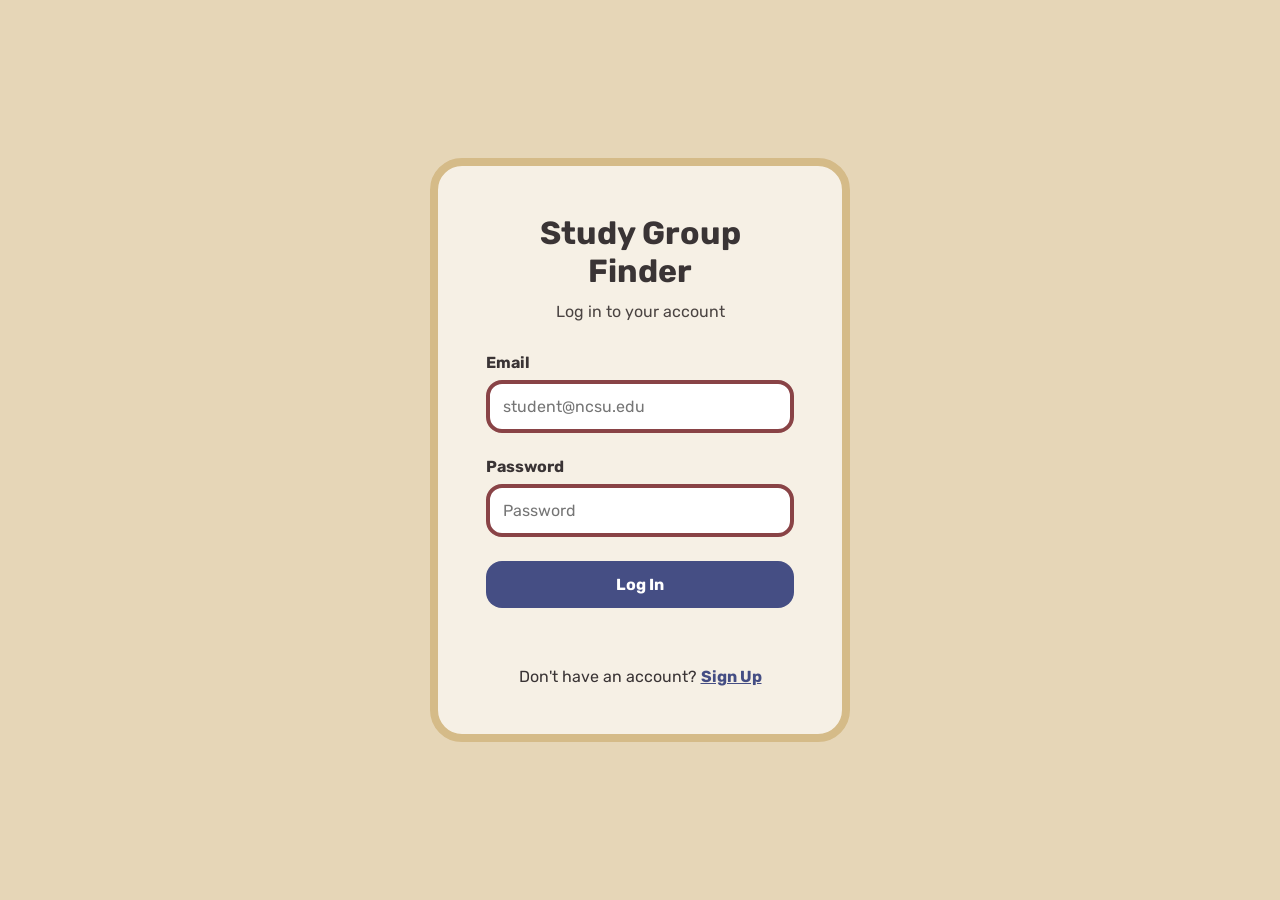
<file: src/main/resources/static/index.html>
<!DOCTYPE html>
<html lang="en">
<head>
    <meta charset="UTF-8">
    <meta name="viewport" content="width=device-width, initial-scale=1.0">

    <link rel="preconnect" href="https://fonts.googleapis.com">
    <link rel="preconnect" href="https://fonts.gstatic.com" crossorigin>
    <link
            href="https://fonts.googleapis.com/css2?family=Rubik:ital,wght@0,300..900;1,300..900&display=swap"
            rel="stylesheet">

    <title>Study Group Matching - Dashboard</title>
    <link rel="stylesheet" href="css/style.css">
</head>

<body>

<div class="menuToggle">
    <input type="checkbox" id="toggle"/>

    <div class="menuCircle">
        <span class="bar"></span>
        <span class="bar"></span>
        <span class="bar bLast"></span>
    </div>

    <div class="menu">
        <p class="webName">
            <strong>Study Group Finder</strong>
        </p>

        <img
                class="menuPFP"
                src="imgs/profilePlaceholder.png"
                alt="Profile picture"/>

        <li onclick="window.location.href='profile.html'">
            <span>Profile</span>
        </li>

        <li onclick="window.location.href='index.html'">
            <span>Dashboard</span>
        </li>

        <li onclick="window.location.href='search.html'">
            <span>Find Groups</span>
        </li>

        <li onclick="window.location.href='create-group.html'">
            <span>Create Group</span>
        </li>

        <li onclick="window.location.href='settings.html'">
            <span>Settings</span>
        </li>

        <li onclick="logout()">
            <span>Logout</span>
        </li>
    </div>
</div>


<div class="profileMain">

    <!-- My Study Groups -->
    <div class="nameHead profCard">
        <h1 class="profileName">
            My Study Groups
        </h1>
    </div>

    <div class="groupHolder"
         id="groupHolder">

        <div class="dashCard">
            <h2 class="cardHead">
                Loading groups...
            </h2>
        </div>

    </div>


    <!-- Pending Join Requests -->
    <div class="nameHead profCard"
         style="margin-top: 30px;">

        <h1 class="profileName">
            Pending Join Requests
        </h1>

    </div>

    <div class="groupHolder"
         id="requestHolder">

        <div class="dashCard">
            <h2 class="cardHead">
                Loading requests...
            </h2>
        </div>

    </div>

</div>


<script>

    /*
  * Get the currently logged-in user.
  */
    const CURRENT_USER_ID =
        Number(sessionStorage.getItem("currentUserId"));

    /*
     * Users must be logged in to access the dashboard.
     */
    if (!CURRENT_USER_ID) {
        window.location.href = "login.html";
    }


    /*
     * Stores the groups that the current user created.
     *
     * Join requests should only be manageable by
     * the creator of the study group.
     */
    let createdGroups = [];


    /*
     * Load all study groups belonging to the current user.
     */
    async function loadStudyGroups() {

        const groupHolder =
            document.getElementById("groupHolder");

        try {

            const response =
                await fetch(
                    `/api/users/${CURRENT_USER_ID}/study-groups`
                );


            if (!response.ok) {

                throw new Error(
                    `Unable to load study groups. Status: ${response.status}`
                );

            }


            const groups =
                await response.json();

            console.log("DASHBOARD GROUPS:", groups);

            groupHolder.innerHTML = "";


            if (groups.length === 0) {

                groupHolder.innerHTML = `
                    <div class="dashCard">

                        <h2 class="cardHead">
                            No Study Groups
                        </h2>

                        <p>
                            You are not currently a member of any study groups.
                        </p>

                    </div>
                `;

                return;
            }


            groups.forEach(group => {

                const card =
                    document.createElement("div");

                card.className =
                    "dashCard";


                const groupName =
                    group.name ||
                    "Unnamed Study Group";


                const description =
                    group.description ||
                    "No description available.";


                const courseCode =
                    group.course?.courseCode ||
                    "No Course";


                card.innerHTML = `
                    <div class="groupHead">

                        <h2 class="cardHead gTitle">
                            ${escapeHtml(groupName)}
                        </h2>

                        <p class="csc course">
                            ${escapeHtml(courseCode)}
                        </p>

                    </div>

                    <p>
                        ${escapeHtml(description)}
                    </p>

                    <div class="centerer">

                        <button
                            class="groupButton"
                            onclick="openGroup(${group.groupId})">
                            Go to Group
                        </button>

                    </div>
                `;


                groupHolder.appendChild(card);

            });


        } catch (error) {

            console.error(
                "Error loading study groups:",
                error
            );


            groupHolder.innerHTML = `
                <div class="dashCard">

                    <h2 class="cardHead">
                        Unable to Load Groups
                    </h2>

                    <p>
                        There was a problem loading your study groups.
                    </p>

                </div>
            `;

        }

    }


    /*
     * Load all study groups and determine which groups
     * were created by the current user.
     */
    async function loadCreatedGroups() {

        try {

            const response =
                await fetch("/api/study-groups");


            if (!response.ok) {

                throw new Error(
                    "Unable to load study groups."
                );

            }


            const groups =
                await response.json();


            createdGroups =
                groups.filter(group =>
                    group.createdBy?.userId === CURRENT_USER_ID
                );


        } catch (error) {

            console.error(
                "Error loading created groups:",
                error
            );

            createdGroups = [];

        }

    }


    /*
     * Load pending join requests for groups created
     * by the current user.
     */
    async function loadJoinRequests() {

        const requestHolder =
            document.getElementById("requestHolder");


        try {

            /*
             * We need the user's created groups first
             * so that ordinary members cannot manage requests.
             */
            await loadCreatedGroups();


            const createdGroupIds =
                new Set(
                    createdGroups.map(
                        group => group.groupId
                    )
                );


            const response =
                await fetch("/api/join-requests");


            if (!response.ok) {

                throw new Error(
                    "Unable to load join requests."
                );

            }


            const requests =
                await response.json();


            /*
             * Only show:
             *
             * 1. PENDING requests
             * 2. Requests belonging to groups created
             *    by the current user
             */
            const pendingRequests =
                requests.filter(request =>

                    request.status === "PENDING" &&

                    createdGroupIds.has(
                        request.studyGroupId
                    )

                );


            requestHolder.innerHTML = "";


            if (pendingRequests.length === 0) {

                requestHolder.innerHTML = `
                    <div class="dashCard">

                        <h2 class="cardHead">
                            No Pending Requests
                        </h2>

                        <p>
                            None of your study groups currently
                            have pending join requests.
                        </p>

                    </div>
                `;

                return;
            }


            /*
             * Load each request card.
             */
            for (const request of pendingRequests) {

                await displayJoinRequest(request);

            }


        } catch (error) {

            console.error(
                "Error loading join requests:",
                error
            );


            requestHolder.innerHTML = `
                <div class="dashCard">

                    <h2 class="cardHead">
                        Unable to Load Requests
                    </h2>

                    <p>
                        There was a problem loading join requests.
                    </p>

                </div>
            `;

        }

    }


    /*
     * Display one join request.
     */
    async function displayJoinRequest(request) {

        const requestHolder =
            document.getElementById("requestHolder");


        let userName =
            `User ${request.userId}`;


        /*
         * Load the requesting user's name.
         */
        try {

            const userResponse =
                await fetch(
                    `/api/users/${request.userId}`
                );


            if (userResponse.ok) {

                const user =
                    await userResponse.json();

                userName =
                    user.name ||
                    userName;

            }

        } catch (error) {

            console.warn(
                "Unable to load requesting user:",
                error
            );

        }


        /*
         * Find the group belonging to this request.
         */
        const group =
            createdGroups.find(
                currentGroup =>
                    currentGroup.groupId ===
                    request.studyGroupId
            );


        const groupName =
            group?.name ||
            `Study Group ${request.studyGroupId}`;


        const courseCode =
            group?.course?.courseCode ||
            "No Course";


        const card =
            document.createElement("div");


        card.className =
            "dashCard";


        card.id =
            `request-${request.requestId}`;


        card.innerHTML = `

            <div class="groupHead">

                <h2 class="cardHead gTitle">
                    ${escapeHtml(userName)}
                </h2>

                <p class="csc course">
                    ${escapeHtml(courseCode)}
                </p>

            </div>


            <p>
                Wants to join
                <strong>${escapeHtml(groupName)}</strong>
            </p>


            ${
            request.message
                ? `
                        <p>
                            <strong>Message:</strong>
                            ${escapeHtml(request.message)}
                        </p>
                      `
                : ""
        }


            <p id="requestStatus-${request.requestId}"></p>


            <div class="centerer">

                <button
                    class="groupButton"
                    id="accept-${request.requestId}"
                    onclick="respondToRequest(
                        ${request.requestId},
                        'accept'
                    )">
                    Accept
                </button>


                <button
                    class="groupButton"
                    id="reject-${request.requestId}"
                    onclick="respondToRequest(
                        ${request.requestId},
                        'reject'
                    )">
                    Reject
                </button>

            </div>
        `;


        requestHolder.appendChild(card);

    }


    /*
     * Accept or reject a join request.
     */
    async function respondToRequest(
        requestId,
        action
    ) {

        const acceptButton =
            document.getElementById(
                `accept-${requestId}`
            );


        const rejectButton =
            document.getElementById(
                `reject-${requestId}`
            );


        const status =
            document.getElementById(
                `requestStatus-${requestId}`
            );


        /*
         * Prevent multiple requests while the backend
         * is processing the action.
         */
        acceptButton.disabled = true;
        rejectButton.disabled = true;


        status.textContent =
            action === "accept"
                ? "Accepting request..."
                : "Rejecting request...";


        try {

            const response =
                await fetch(
                    `/api/join-requests/${requestId}/${action}`,
                    {
                        method: "PUT"
                    }
                );


            if (!response.ok) {

                throw new Error(
                    `Unable to ${action} join request.`
                );

            }


            const updatedRequest =
                await response.json();


            status.textContent =
                `Request ${updatedRequest.status}.`;


            /*
             * Give the user a moment to see the result,
             * then refresh the dashboard information.
             */
            setTimeout(
                async () => {

                    await loadStudyGroups();
                    await loadJoinRequests();

                },
                500
            );


        } catch (error) {

            console.error(
                `Error attempting to ${action} request:`,
                error
            );


            status.textContent =
                error.message;


            /*
             * Re-enable the buttons if the request failed.
             */
            acceptButton.disabled = false;
            rejectButton.disabled = false;

        }

    }


    /*
     * Open a study group.
     */
    function openGroup(groupId) {

        window.location.href =
            `group.html?groupId=${
                encodeURIComponent(groupId)
            }`;

    }

    /*
 * Log out the current user and return to the login page.
 */
    function logout() {
        sessionStorage.clear();
        window.location.href = "login.html";
    }


    /*
     * Escape backend text before inserting it into HTML.
     */
    function escapeHtml(value) {

        const element =
            document.createElement("div");

        element.textContent =
            String(value ?? "");

        return element.innerHTML;

    }


    /*
     * Load the dashboard.
     */
    document.addEventListener(
        "DOMContentLoaded",
        async () => {

            await Promise.all([
                loadStudyGroups(),
                loadJoinRequests()
            ]);

        }
    );

</script>

</body>
</html>
</file>
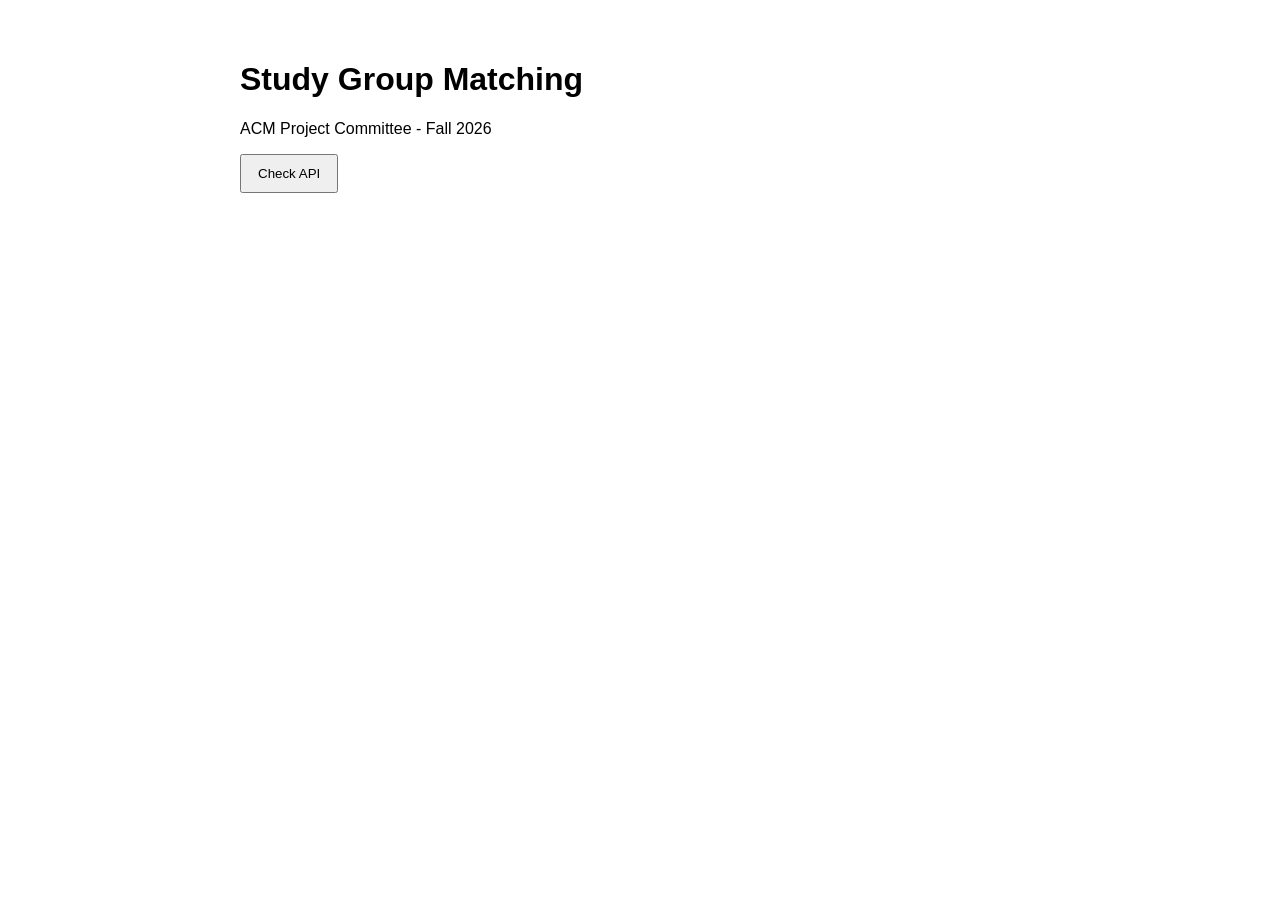
<file: study-group-matching/src/main/resources/static/index.html>
<!DOCTYPE html>
<html lang="en">
<head>
    <meta charset="UTF-8">
    <meta name="viewport" content="width=device-width, initial-scale=1.0">
    <title>Study Group Matching</title>
    <link rel="stylesheet" href="css/style.css">
</head>
<body>
<main>
    <h1>Study Group Matching</h1>
    <p>ACM Project Committee - Fall 2026</p>

    <button id="checkApiButton">Check API</button>

    <p id="apiStatus"></p>
</main>

<script src="js/app.js"></script>
</body>
</html>
</file>
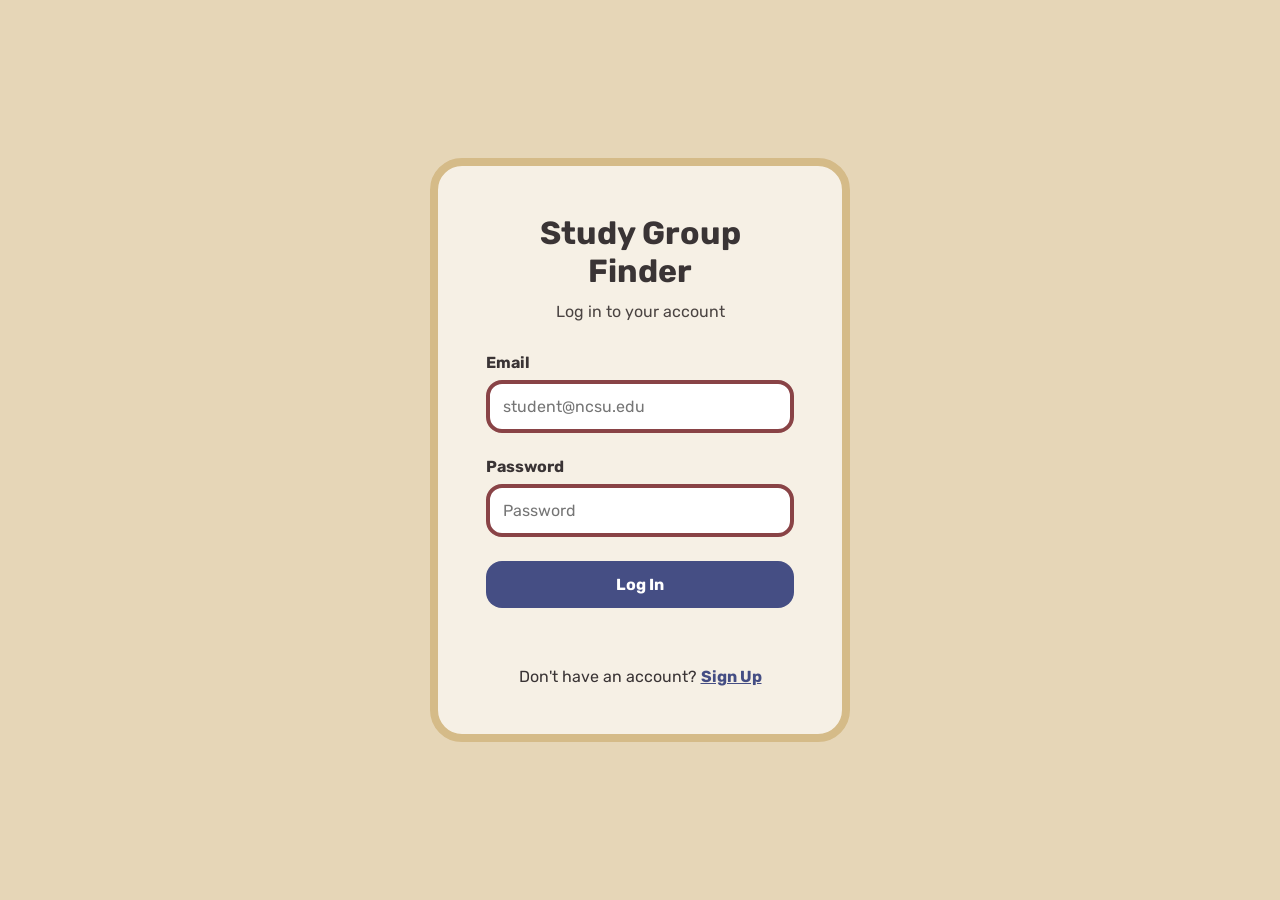
<file: src/main/resources/static/create-group.html>
<!DOCTYPE html>
<html lang="en">

<head>
    <meta charset="UTF-8">
    <meta name="viewport"
          content="width=device-width, initial-scale=1.0">

    <link rel="preconnect"
          href="https://fonts.googleapis.com">
    <link rel="preconnect"
          href="https://fonts.gstatic.com"
          crossorigin>

    <link
            href="https://fonts.googleapis.com/css2?family=Rubik:ital,wght@0,300..900;1,300..900&display=swap"
            rel="stylesheet">

    <title>Study Group Matching - Create Group</title>

    <link rel="stylesheet"
          href="css/style.css">

    <style>

        .createCard {
            max-width: 700px;
            margin: 20px auto;
            padding: 30px;
        }

        .formGroup {
            margin-bottom: 20px;
        }

        .formGroup label {
            display: block;
            margin-bottom: 7px;
            font-weight: 600;
        }

        .formGroup input,
        .formGroup select,
        .formGroup textarea {
            width: 100%;
            box-sizing: border-box;
            padding: 12px;
            border: 1px solid #cccccc;
            border-radius: 6px;
            font-family: "Rubik", sans-serif;
            font-size: 15px;
        }

        .formGroup textarea {
            min-height: 100px;
            resize: vertical;
        }

        .createButton {
            width: 100%;
            margin-top: 10px;
        }

        #formStatus {
            margin-top: 15px;
            text-align: center;
            font-weight: 500;
        }

    </style>

</head>

<body>


<!-- Sidebar -->

<div class="menuToggle">

    <input type="checkbox"
           id="toggle"/>

    <div class="menuCircle">

        <span class="bar"></span>
        <span class="bar"></span>
        <span class="bar bLast"></span>

    </div>


    <div class="menu">

        <p class="webName">
            <strong>Study Group Finder</strong>
        </p>


        <img
                class="menuPFP"
                src="imgs/profilePlaceholder.png"
                alt="Profile picture"/>


        <li onclick="window.location.href='profile.html'">
            <span>Profile</span>
        </li>

        <li onclick="window.location.href='index.html'">
            <span>Dashboard</span>
        </li>

        <li onclick="window.location.href='search.html'">
            <span>Find Groups</span>
        </li>

        <li onclick="window.location.href='create-group.html'">
            <span>Create Group</span>
        </li>

        <li onclick="window.location.href='settings.html'">
            <span>Settings</span>
        </li>

        <li onclick="logout()">
            <span>Logout</span>
        </li>

    </div>

</div>



<!-- Main content -->

<div class="profileMain">


    <div class="nameHead profCard">

        <h1 class="profileName">
            Create Study Group
        </h1>

    </div>


    <div class="dashCard createCard">


        <form id="createGroupForm">


            <!-- Group Name -->

            <div class="formGroup">

                <label for="groupName">
                    Group Name
                </label>

                <input
                        type="text"
                        id="groupName"
                        required
                        placeholder="Example: CSC326 Study Group">

            </div>



            <!-- Course -->

            <div class="formGroup">

                <label for="course">
                    Course
                </label>

                <select
                        id="course"
                        required>

                    <option value="">
                        Loading courses...
                    </option>

                </select>

            </div>



            <!-- Section -->

            <div class="formGroup">

                <label for="section">
                    Section
                </label>

                <select id="section">

                    <option value="">
                        Select a course first
                    </option>

                </select>

            </div>



            <!-- Description -->

            <div class="formGroup">

                <label for="description">
                    Description
                </label>

                <textarea
                        id="description"
                        placeholder="Describe what your study group will focus on."></textarea>

            </div>



            <!-- Study Mode -->

            <div class="formGroup">

                <label for="studyMode">
                    Study Mode
                </label>

                <select
                        id="studyMode"
                        required>

                    <option value="">
                        Select study mode
                    </option>

                    <option value="IN_PERSON">
                        In Person
                    </option>

                    <option value="ONLINE">
                        Online
                    </option>

                    <option value="BOTH">
                        Both
                    </option>

                </select>

            </div>



            <!-- Meeting Location -->

            <div class="formGroup">

                <label for="meetingLocation">
                    Meeting Location
                </label>

                <input
                        type="text"
                        id="meetingLocation"
                        placeholder="Example: Hunt Library">

            </div>



            <!-- Meeting Times -->

            <div class="formGroup">

                <label for="meetingTimes">
                    Meeting Time
                </label>

                <input
                        type="text"
                        id="meetingTimes"
                        placeholder="Example: Tuesdays at 6 PM">

            </div>



            <!-- Duration -->

            <div class="formGroup">

                <label for="meetingDuration">
                    Meeting Duration (minutes)
                </label>

                <input
                        type="number"
                        id="meetingDuration"
                        min="1"
                        value="60"
                        required>

            </div>



            <!-- Maximum Members -->

            <div class="formGroup">

                <label for="maxSize">
                    Maximum Members
                </label>

                <input
                        type="number"
                        id="maxSize"
                        min="2"
                        value="6"
                        required>

            </div>



            <button
                    type="submit"
                    class="groupButton createButton"
                    id="createButton">

                Create Study Group

            </button>


            <p id="formStatus"></p>


        </form>

    </div>

</div>



<script>

    /*
     * Current logged-in user.
     */

    const CURRENT_USER_ID =
        Number(
            sessionStorage.getItem(
                "currentUserId"
            )
        );


    /*
     * Require login.
     */

    if (!CURRENT_USER_ID) {

        window.location.href =
            "login.html";

    }



    /*
     * Load available courses.
     */

    async function loadCourses() {

        const courseSelect =
            document.getElementById(
                "course"
            );


        try {

            const response =
                await fetch(
                    "/api/courses"
                );


            if (!response.ok) {

                throw new Error(
                    "Unable to load courses."
                );

            }


            const courses =
                await response.json();


            courseSelect.innerHTML =
                `<option value="">
                    Select a course
                 </option>`;


            courses.forEach(course => {

                const option =
                    document.createElement(
                        "option"
                    );


                option.value =
                    course.courseId;


                option.textContent =
                    `${course.courseCode} - ${course.courseName}`;


                courseSelect.appendChild(
                    option
                );

            });


        } catch (error) {

            console.error(
                "Error loading courses:",
                error
            );


            courseSelect.innerHTML =
                `<option value="">
                    Unable to load courses
                 </option>`;

        }

    }



    /*
     * Load sections whenever a course is selected.
     */

    async function loadSections(
        courseId
    ) {

        const sectionSelect =
            document.getElementById(
                "section"
            );


        if (!courseId) {

            sectionSelect.innerHTML =
                `<option value="">
                    Select a course first
                 </option>`;

            return;

        }


        sectionSelect.innerHTML =
            `<option value="">
                Loading sections...
             </option>`;


        try {

            const response =
                await fetch(
                    `/api/courses/${courseId}/sections`
                );


            if (!response.ok) {

                throw new Error(
                    "Unable to load sections."
                );

            }


            const sections =
                await response.json();


            sectionSelect.innerHTML =
                `<option value="">
                    No specific section
                 </option>`;


            sections.forEach(section => {

                const option =
                    document.createElement(
                        "option"
                    );


                option.value =
                    section.sectionId;


                option.textContent =
                    `Section ${section.sectionNumber}`;


                if (section.instructor) {

                    option.textContent +=
                        ` - ${section.instructor}`;

                }


                sectionSelect.appendChild(
                    option
                );

            });


        } catch (error) {

            console.error(
                "Error loading sections:",
                error
            );


            sectionSelect.innerHTML =
                `<option value="">
                    Unable to load sections
                 </option>`;

        }

    }



    /*
     * Course change listener.
     */

    document
        .getElementById("course")
        .addEventListener(
            "change",
            event => {

                loadSections(
                    event.target.value
                );

            }
        );



    /*
     * Create the study group.
     */

    document
        .getElementById(
            "createGroupForm"
        )
        .addEventListener(
            "submit",
            async event => {

                event.preventDefault();


                const createButton =
                    document.getElementById(
                        "createButton"
                    );


                const formStatus =
                    document.getElementById(
                        "formStatus"
                    );


                const courseId =
                    Number(
                        document.getElementById(
                            "course"
                        ).value
                    );


                const sectionValue =
                    document.getElementById(
                        "section"
                    ).value;


                /*
                 * Build CreateStudyGroupDto.
                 */

                const groupData = {

                    name:
                        document
                            .getElementById(
                                "groupName"
                            )
                            .value
                            .trim(),

                    description:
                        document
                            .getElementById(
                                "description"
                            )
                            .value
                            .trim(),

                    courseId:
                    courseId,

                    sectionId:
                        sectionValue
                            ? Number(sectionValue)
                            : null,

                    createdByUserId:
                    CURRENT_USER_ID,

                    maxSize:
                        Number(
                            document
                                .getElementById(
                                    "maxSize"
                                )
                                .value
                        ),

                    studyMode:
                    document
                        .getElementById(
                            "studyMode"
                        )
                        .value,

                    meetingLocation:
                        document
                            .getElementById(
                                "meetingLocation"
                            )
                            .value
                            .trim(),

                    meetingTimes:
                        document
                            .getElementById(
                                "meetingTimes"
                            )
                            .value
                            .trim(),

                    meetingDurationMinutes:
                        Number(
                            document
                                .getElementById(
                                    "meetingDuration"
                                )
                                .value
                        )

                };


                createButton.disabled =
                    true;


                formStatus.textContent =
                    "Creating study group...";


                try {

                    const response =
                        await fetch(
                            "/api/study-groups",
                            {

                                method:
                                    "POST",

                                headers: {

                                    "Content-Type":
                                        "application/json"

                                },

                                body:
                                    JSON.stringify(
                                        groupData
                                    )

                            }
                        );


                    if (!response.ok) {

                        const errorText =
                            await response.text();


                        throw new Error(
                            errorText ||
                            "Unable to create study group."
                        );

                    }


                    const createdGroup =
                        await response.json();


                    formStatus.textContent =
                        "Study group created!";


                    /*
                     * Go directly to the newly-created group.
                     */

                    window.location.href =
                        `group.html?groupId=${
                            encodeURIComponent(
                                createdGroup.groupId
                            )
                        }`;


                } catch (error) {

                    console.error(
                        "Error creating study group:",
                        error
                    );


                    formStatus.textContent =
                        error.message;


                    createButton.disabled =
                        false;

                }

            }
        );



    /*
     * Logout.
     */

    function logout() {

        sessionStorage.clear();

        window.location.href =
            "login.html";

    }



    /*
     * Load page data.
     */

    document.addEventListener(
        "DOMContentLoaded",
        loadCourses
    );

</script>


</body>

</html>
</file>
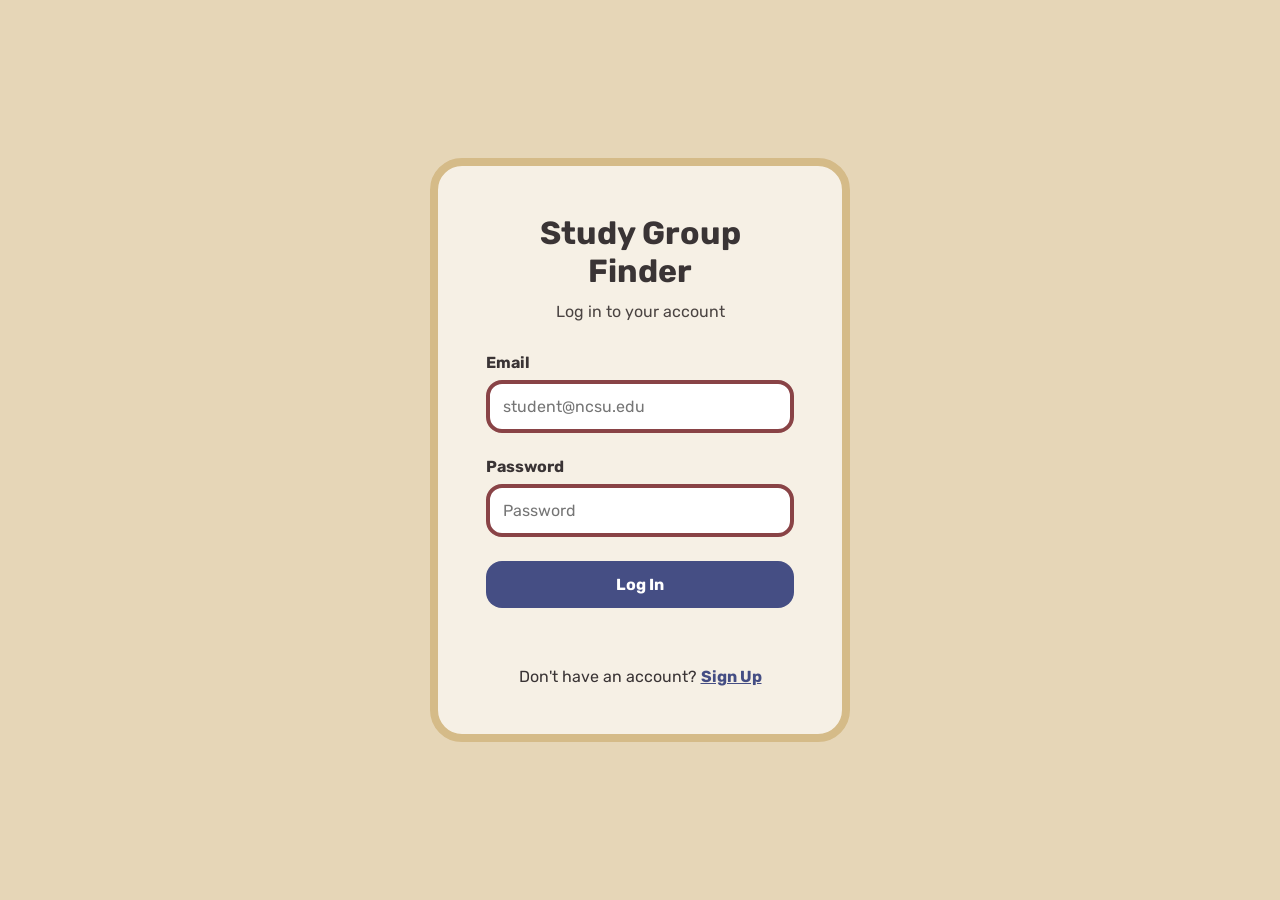
<file: src/main/resources/static/group.html>
<!DOCTYPE html>
<html lang="en">
<head>
    <meta charset="UTF-8">
    <meta name="viewport" content="width=device-width, initial-scale=1.0">

    <link rel="preconnect" href="https://fonts.googleapis.com">
    <link rel="preconnect" href="https://fonts.gstatic.com" crossorigin>
    <link href="https://fonts.googleapis.com/css2?family=Rubik:ital,wght@0,300..900;1,300..900&display=swap"
          rel="stylesheet">

    <title>Study Group Matching - Group</title>
    <link rel="stylesheet" href="css/style.css">
</head>

<body>

<div class="menuToggle">
    <input type="checkbox" id="toggle"/>

    <div class="menuCircle">
        <span class="bar"></span>
        <span class="bar"></span>
        <span class="bar bLast"></span>
    </div>

    <div class="menu">
        <p class="webName">
            <strong>Study Group Finder</strong>
        </p>

        <img class="menuPFP"
             src="imgs/profilePlaceholder.png"
             alt="Profile"/>

        <li onclick="window.location.href='profile.html'">
            <span>Profile</span>
        </li>

        <li onclick="window.location.href='index.html'">
            <span>Dashboard</span>
        </li>

        <li onclick="window.location.href='search.html'">
            <span>Find Groups</span>
        </li>

        <li onclick="window.location.href='create-group.html'">
            <span>Create Group</span>
        </li>

        <li onclick="window.location.href='settings.html'">
            <span>Settings</span>
        </li>

        <li onclick="logout()">
            <span>Logout</span>
        </li>
    </div>
</div>


<div class="profileMain">

    <!-- Group header -->
    <div class="nameHead profCard">

        <img src="imgs/profilePlaceholder.png"
             class="profilePFP"
             alt="Group"/>

        <h1 class="profileName" id="groupName">
            Loading...
        </h1>

        <p class="csc course"
           id="courseCode"
           style="margin-left: auto;">
            Course
        </p>

    </div>


    <!-- Description -->
    <div class="profCard">

        <h2 class="cardHead">
            Details
        </h2>

        <p id="groupDescription">
            Loading group details...
        </p>

    </div>


    <!-- Meeting information -->
    <div class="profCard important">

        <h2 class="cardHead">
            Next Meeting
        </h2>

        <p class="node"
           id="meetingInfo"
           style="font-size: large; font-weight: bold;">
            Loading...
        </p>

    </div>


    <!-- Members -->
    <div class="profCard coursesTitle">

        <h2 class="cardHead">
            Current Members
        </h2>

        <div class="prefHolder"
             id="memberHolder">

            <p class="nodeB">
                Loading members...
            </p>

        </div>

    </div>


    <!-- Group structure -->
    <div class="profCard">

        <h2 class="cardHead">
            Structure
        </h2>

        <div class="prefHolder"
             id="structureHolder">

            <p class="node"
               id="studyMode">
                Study Mode
            </p>

            <p class="node"
               id="meetingLocation">
                Location
            </p>

            <p class="node"
               id="meetingDuration">
                Duration
            </p>

            <p class="node"
               id="groupSize">
                Group Size
            </p>

        </div>

    </div>

    <!-- Group Chat -->
    <div class="profCard">

        <h2 class="cardHead">
            Group Chat
        </h2>

        <div id="chatMessages" class="chatMessages">
            <p class="chatStatus">Loading messages...</p>
        </div>

        <div class="chatInputHolder">

            <input
                    type="text"
                    id="messageInput"
                    class="chatInput"
                    placeholder="Type a message..."
                    maxlength="2000"
            >

            <button
                    type="button"
                    id="sendMessageButton"
                    class="chatSendButton"
                    onclick="sendMessage()">
                Send
            </button>

        </div>

        <p id="chatError" class="chatError"></p>

    </div>

</div>


<script>

    const CURRENT_USER_ID =
        Number(sessionStorage.getItem("currentUserId"));

    if (!CURRENT_USER_ID) {
        window.location.href = "login.html";
    }

    function logout() {
        sessionStorage.clear();
        window.location.href = "login.html";
    }

    /*
     * Get the groupId from the URL.
     *
     * Example:
     * group.html?groupId=1
     */
    const params = new URLSearchParams(window.location.search);
    const groupId = params.get("groupId");


    /*
     * If no groupId was supplied, the page cannot determine
     * which group should be displayed.
     */
    if (!groupId) {

        document.getElementById("groupName").textContent =
            "Group Not Found";

        document.getElementById("groupDescription").textContent =
            "No study group was selected.";

        document.getElementById("meetingInfo").textContent =
            "No meeting information available.";

        document.getElementById("memberHolder").innerHTML =
            '<p class="nodeB">No group selected</p>';

    } else {

        loadGroup();
        loadMembers();
        loadMessages();
    }


    /*
     * Loads the study group's main information.
     */
    async function loadGroup() {

        try {

            const response =
                await fetch(`/api/study-groups/${groupId}`);

            if (!response.ok) {
                throw new Error("Study group could not be loaded.");
            }

            const group = await response.json();


            /*
             * Group name
             */
            document.getElementById("groupName").textContent =
                group.name || "Unnamed Study Group";


            /*
             * Course code
             */
            document.getElementById("courseCode").textContent =
                group.course?.courseCode || "No Course";


            /*
             * Description
             */
            document.getElementById("groupDescription").textContent =
                group.description ||
                "This group hasn't added a description to their page yet!";


            /*
             * Meeting time
             */
            document.getElementById("meetingInfo").textContent =
                group.meetingTimes ||
                "No meeting time has been scheduled.";


            /*
             * Study mode
             */
            document.getElementById("studyMode").textContent =
                group.studyMode ||
                "Study mode not specified";


            /*
             * Meeting location
             */
            document.getElementById("meetingLocation").textContent =
                group.meetingLocation ||
                "Location not specified";


            /*
             * Meeting duration
             */
            if (group.meetingDurationMinutes) {

                document.getElementById("meetingDuration").textContent =
                    group.meetingDurationMinutes + " minutes";

            } else {

                document.getElementById("meetingDuration").textContent =
                    "Duration not specified";

            }


            /*
             * Group size
             */
            if (group.maxSize) {

                document.getElementById("groupSize").textContent =
                    "Maximum " + group.maxSize + " members";

            } else {

                document.getElementById("groupSize").textContent =
                    "Group size not specified";

            }

        } catch (error) {

            console.error(
                "Error loading study group:",
                error
            );

            document.getElementById("groupName").textContent =
                "Unable to Load Group";

            document.getElementById("groupDescription").textContent =
                "There was a problem loading this study group.";

            document.getElementById("meetingInfo").textContent =
                "Meeting information unavailable.";

        }

    }


    /*
     * Loads all members belonging to the study group.
     */
    async function loadMembers() {

        const memberHolder =
            document.getElementById("memberHolder");

        try {

            const response =
                await fetch(
                    `/api/study-groups/${groupId}/members`
                );

            if (!response.ok) {
                throw new Error("Members could not be loaded.");
            }

            const memberships =
                await response.json();


            /*
             * Remove the temporary "Loading members..."
             * message.
             */
            memberHolder.innerHTML = "";


            /*
             * Handle an empty group.
             */
            if (memberships.length === 0) {

                memberHolder.innerHTML =
                    '<p class="nodeB">No members yet</p>';

                return;

            }


            /*
             * Each result is a GroupMember object.
             * The user's information is stored inside
             * the "user" property.
             */
            memberships.forEach(membership => {

                const member =
                    document.createElement("p");

                member.className =
                    "nodeB";

                member.textContent =
                    membership.user?.name ||
                    "Unknown Member";

                memberHolder.appendChild(member);

            });

        } catch (error) {

            console.error(
                "Error loading members:",
                error
            );

            memberHolder.innerHTML =
                '<p class="nodeB">Unable to load members</p>';

        }

    }

    /*
 * Loads all chat messages for the current study group.
 */
    async function loadMessages() {

        const chatMessages =
            document.getElementById("chatMessages");

        try {

            const response =
                await fetch(`/api/messages/group/${groupId}`);

            if (!response.ok) {
                throw new Error("Messages could not be loaded.");
            }

            const messages =
                await response.json();

            chatMessages.innerHTML = "";

            if (messages.length === 0) {

                chatMessages.innerHTML =
                    '<p class="chatStatus">No messages yet. Start the conversation!</p>';

                return;
            }

            messages.forEach(message => {

                const messageContainer =
                    document.createElement("div");

                /*
                 * Give our own messages a separate class so
                 * we can display them on the right.
                 */
                if (Number(message.senderId) === CURRENT_USER_ID) {

                    messageContainer.className =
                        "chatMessage chatMessageOwn";

                } else {

                    messageContainer.className =
                        "chatMessage";

                }


                const sender =
                    document.createElement("strong");

                sender.className =
                    "chatSender";

                sender.textContent =
                    message.senderName || "Unknown User";


                const content =
                    document.createElement("p");

                content.className =
                    "chatContent";

                content.textContent =
                    message.content;


                const time =
                    document.createElement("span");

                time.className =
                    "chatTime";

                if (message.sentAt) {

                    const date =
                        new Date(message.sentAt);

                    time.textContent =
                        date.toLocaleString();

                }


                messageContainer.appendChild(sender);
                messageContainer.appendChild(content);
                messageContainer.appendChild(time);

                chatMessages.appendChild(messageContainer);

            });


            /*
             * Automatically scroll to the newest message.
             */
            chatMessages.scrollTop =
                chatMessages.scrollHeight;

        } catch (error) {

            console.error(
                "Error loading messages:",
                error
            );

            chatMessages.innerHTML =
                '<p class="chatStatus">Unable to load messages.</p>';

        }

    }


    /*
     * Sends a new chat message using the currently logged-in user.
     */
    async function sendMessage() {

        const input =
            document.getElementById("messageInput");

        const errorDisplay =
            document.getElementById("chatError");

        const sendButton =
            document.getElementById("sendMessageButton");

        const content =
            input.value.trim();

        errorDisplay.textContent = "";

        if (!content) {

            errorDisplay.textContent =
                "Please enter a message.";

            return;
        }

        try {

            sendButton.disabled = true;

            const response =
                await fetch("/api/messages", {

                    method: "POST",

                    headers: {
                        "Content-Type": "application/json"
                    },

                    body: JSON.stringify({
                        studyGroupId: Number(groupId),
                        senderId: CURRENT_USER_ID,
                        content: content
                    })

                });


            if (!response.ok) {

                const errorMessage =
                    await response.text();

                throw new Error(
                    errorMessage || "Message could not be sent."
                );

            }


            /*
             * Clear the input after successful send.
             */
            input.value = "";


            /*
             * Reload the conversation so the new message
             * immediately appears.
             */
            await loadMessages();

            input.focus();

        } catch (error) {

            console.error(
                "Error sending message:",
                error
            );

            errorDisplay.textContent =
                "Unable to send message.";

        } finally {

            sendButton.disabled = false;

        }

    }


    /*
     * Allow Enter to send the message.
     */
    document
        .getElementById("messageInput")
        .addEventListener("keydown", function(event) {

            if (event.key === "Enter") {

                event.preventDefault();
                sendMessage();

            }

        });

</script>

</body>
</html>
</file>
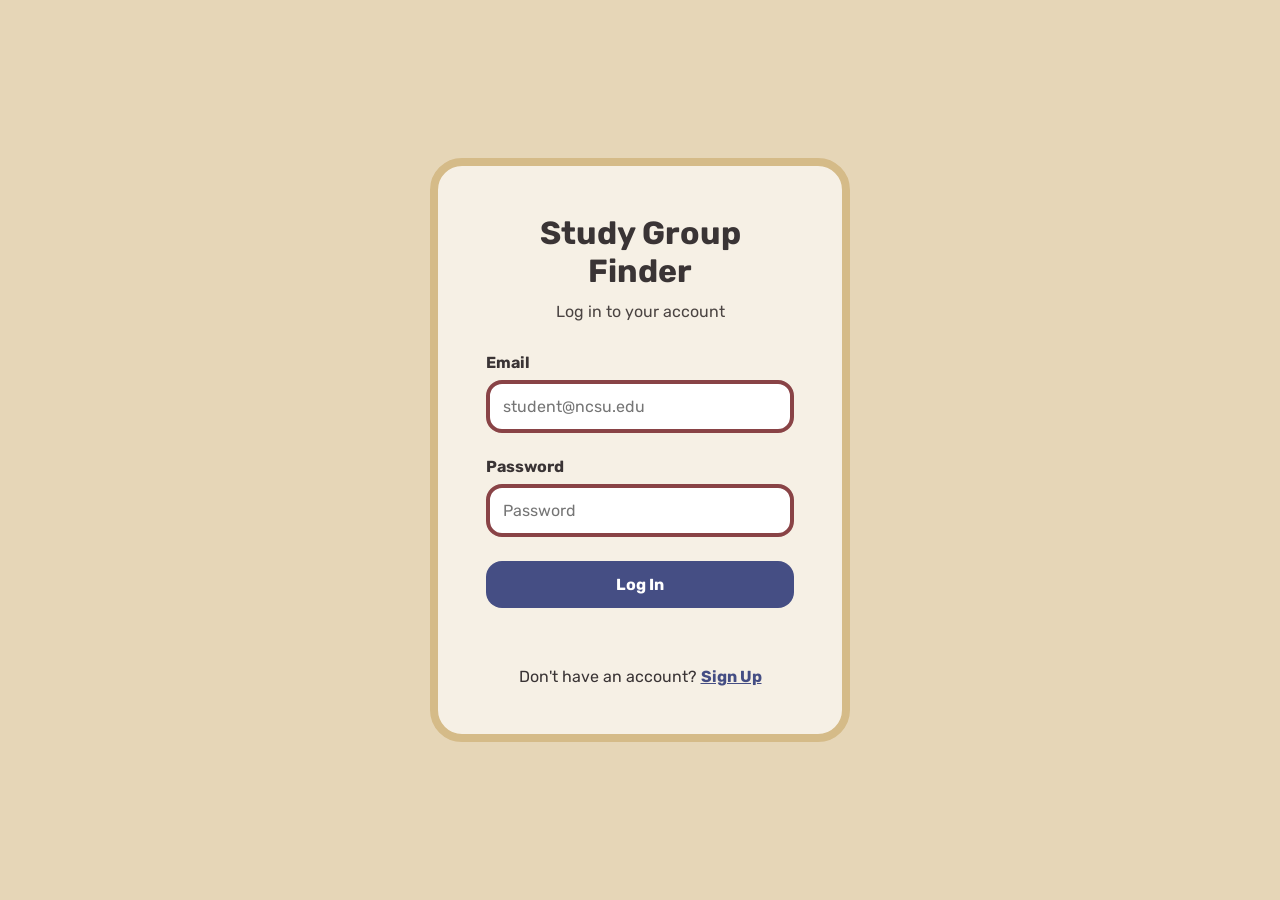
<file: src/main/resources/static/login.html>
<!DOCTYPE html>
<html lang="en">
<head>
    <meta charset="UTF-8">
    <meta name="viewport" content="width=device-width, initial-scale=1.0">

    <link rel="preconnect" href="https://fonts.googleapis.com">
    <link rel="preconnect" href="https://fonts.gstatic.com" crossorigin>
    <link
            href="https://fonts.googleapis.com/css2?family=Rubik:wght@300;400;500;600;700&display=swap"
            rel="stylesheet">

    <title>Study Group Finder - Login</title>
    <link rel="stylesheet" href="css/style.css">

    <style>
        .authPage {
            min-height: 100vh;
            display: flex;
            justify-content: center;
            align-items: center;
            padding: 2em;
            box-sizing: border-box;
        }

        .authCard {
            width: min(420px, 90vw);
            background-color: var(--bg-light);
            border: 8px solid var(--bg-dark);
            border-radius: 2em;
            padding: 3em;
            box-sizing: border-box;
        }

        .authTitle {
            text-align: center;
            margin-bottom: 0.4em;
        }

        .authSubtitle {
            text-align: center;
            color: var(--muted-text);
            margin-bottom: 2em;
        }

        .authLabel {
            display: block;
            margin-bottom: 0.5em;
            font-weight: bold;
        }

        .authInput {
            width: 100%;
            box-sizing: border-box;
            border: 4px solid var(--primary);
            border-radius: 1em;
            padding: 0.8em;
            margin-bottom: 1.5em;
            background-color: white;
            font-size: 1em;
        }

        .authButton {
            width: 100%;
            border: none;
            border-radius: 1em;
            padding: 0.9em;
            background-color: var(--accent);
            color: var(--accent-text);
            font-size: 1em;
            font-weight: bold;
            cursor: pointer;
        }

        .authButton:hover {
            background-color: var(--accent-dark);
        }

        .authButton:disabled {
            opacity: 0.6;
            cursor: not-allowed;
        }

        .authMessage {
            text-align: center;
            margin-top: 1em;
            min-height: 1.2em;
            font-weight: bold;
        }

        .authSwitch {
            text-align: center;
            margin-top: 1.5em;
        }

        .authSwitch a {
            color: var(--accent);
            font-weight: bold;
        }
    </style>
</head>

<body>

<div class="authPage">
    <div class="authCard">

        <h1 class="authTitle">Study Group Finder</h1>
        <p class="authSubtitle">Log in to your account</p>

        <form id="loginForm">

            <label class="authLabel" for="email">
                Email
            </label>

            <input
                    class="authInput"
                    type="email"
                    id="email"
                    placeholder="student@ncsu.edu"
                    required>

            <label class="authLabel" for="password">
                Password
            </label>

            <input
                    class="authInput"
                    type="password"
                    id="password"
                    placeholder="Password"
                    required>

            <button
                    class="authButton"
                    id="loginButton"
                    type="submit">
                Log In
            </button>

        </form>

        <p class="authMessage" id="authMessage"></p>

        <p class="authSwitch">
            Don't have an account?
            <a href="signup.html">Sign Up</a>
        </p>

    </div>
</div>

<script>
    const loginForm = document.getElementById("loginForm");
    const loginButton = document.getElementById("loginButton");
    const authMessage = document.getElementById("authMessage");

    loginForm.addEventListener("submit", async event => {
        event.preventDefault();

        const email =
            document.getElementById("email").value.trim();

        const password =
            document.getElementById("password").value;

        loginButton.disabled = true;
        loginButton.textContent = "Logging In...";
        authMessage.textContent = "";

        try {
            const response = await fetch("/api/auth/login", {
                method: "POST",
                headers: {
                    "Content-Type": "application/json"
                },
                body: JSON.stringify({
                    email: email,
                    password: password
                })
            });

            if (!response.ok) {
                let message = "Invalid email or password.";

                try {
                    const body = await response.text();

                    if (body) {
                        message = body;
                    }
                } catch (ignored) {
                }

                throw new Error(message);
            }

            const user = await response.json();

            sessionStorage.setItem(
                "currentUserId",
                user.userId
            );

            sessionStorage.setItem(
                "currentUserName",
                user.name
            );

            sessionStorage.setItem(
                "currentUserEmail",
                user.email
            );

            window.location.href = "index.html";

        } catch (error) {
            authMessage.textContent = error.message;

            loginButton.disabled = false;
            loginButton.textContent = "Log In";
        }
    });
</script>

</body>
</html>
</file>
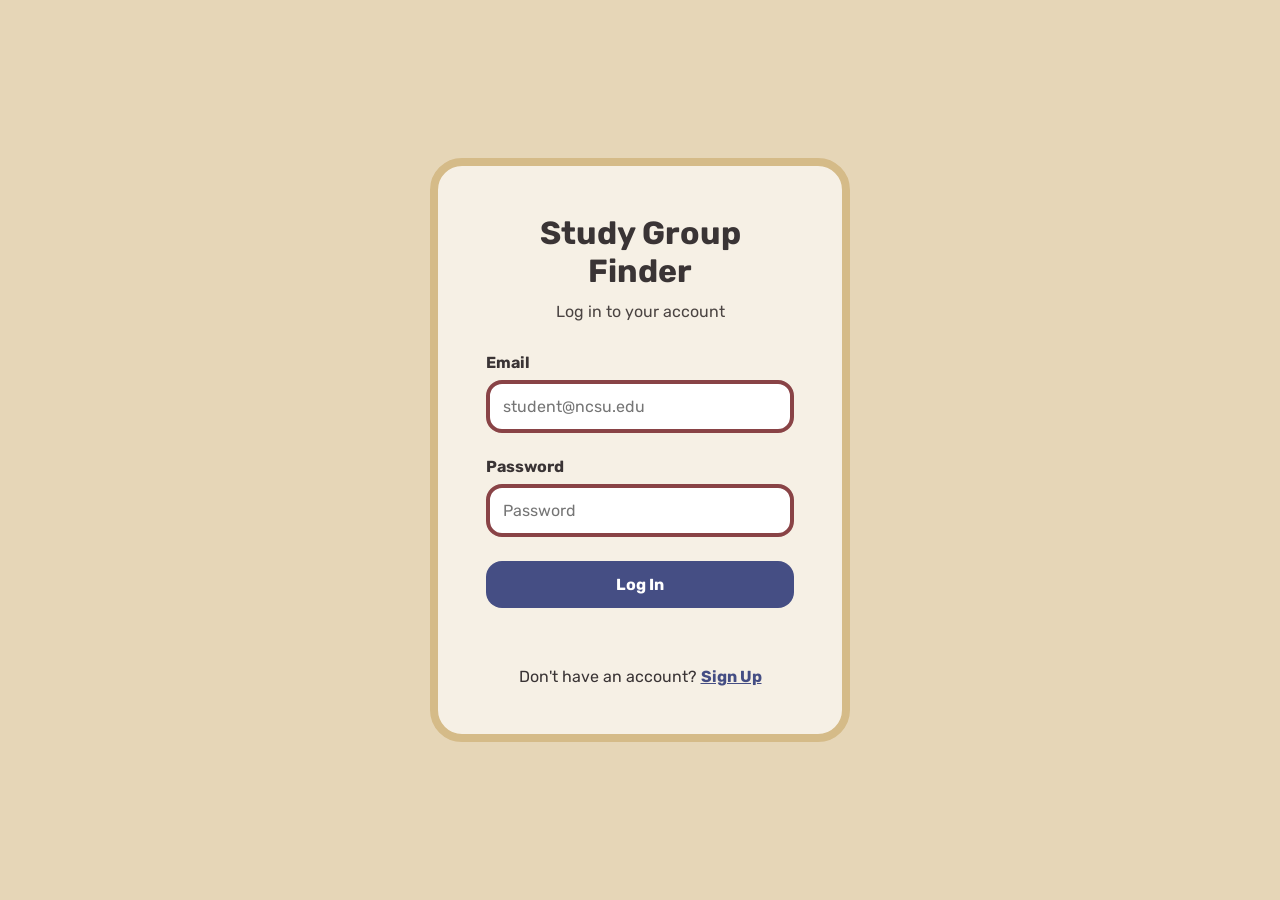
<file: src/main/resources/static/results.html>
<!DOCTYPE html>
<html lang="en">
<head>
    <meta charset="UTF-8">
    <meta name="viewport" content="width=device-width, initial-scale=1.0">

    <link rel="preconnect" href="https://fonts.googleapis.com">
    <link rel="preconnect" href="https://fonts.gstatic.com" crossorigin>
    <link href="https://fonts.googleapis.com/css2?family=Rubik:ital,wght@0,300..900;1,300..900&display=swap"
          rel="stylesheet">

    <title>Study Group Matching - Search Results</title>
    <link rel="stylesheet" href="css/style.css">
</head>

<body>

<div class="menuToggle">
    <input type="checkbox" id="toggle"/>

    <div class="menuCircle">
        <span class="bar"></span>
        <span class="bar"></span>
        <span class="bar bLast"></span>
    </div>

    <div class="menu">
        <p class="webName">
            <strong>Study Group Finder</strong>
        </p>

        <img class="menuPFP"
             src="imgs/profilePlaceholder.png"
             alt="Profile"/>

        <li onclick="window.location.href='profile.html'">
            <span>Profile</span>
        </li>

        <li onclick="window.location.href='index.html'">
            <span>Dashboard</span>
        </li>

        <li onclick="window.location.href='search.html'">
            <span>Find Groups</span>
        </li>

        <li onclick="window.location.href='create-group.html'">
            <span>Create Group</span>
        </li>

        <li onclick="window.location.href='settings.html'">
            <span>Settings</span>
        </li>

        <li onclick="logout()">
            <span>Logout</span>
        </li>
    </div>
</div>


<div class="profileMain">

    <div class="nameHead profCard">

        <h1 class="profileName"
            id="resultsTitle">
            Search Results
        </h1>

    </div>


    <div class="groupHolder"
         id="groupHolder">

        <div class="dashCard">
            <h2 class="cardHead">
                Loading groups...
            </h2>
        </div>

    </div>

</div>


<script>

    /*
 * Get the currently logged-in user.
 */
    const CURRENT_USER_ID =
        Number(sessionStorage.getItem("currentUserId"));

    /*
     * Users must be logged in to search for study groups.
     */
    if (!CURRENT_USER_ID) {
        window.location.href = "login.html";
    }


    /*
     * Read search information from the URL.
     *
     * Example:
     * results.html?classCode=CSC326&section=001
     */
    const params =
        new URLSearchParams(window.location.search);

    const requestedClassCode =
        (params.get("classCode") || "")
            .replace(/\s+/g, "")
            .toUpperCase();

    const requestedSection =
        (params.get("section") || "")
            .trim();


    const groupHolder =
        document.getElementById("groupHolder");

    const resultsTitle =
        document.getElementById("resultsTitle");


    /*
     * IDs of groups the current user already belongs to.
     */
    let currentUserGroupIds = new Set();


    /*
     * Display the search query.
     */
    if (requestedSection) {

        resultsTitle.textContent =
            `Results for "${requestedClassCode} ${requestedSection}"`;

    } else {

        resultsTitle.textContent =
            `Results for "${requestedClassCode}"`;

    }


    /*
     * Normalize section numbers.
     *
     * 1, 01, and 001 are treated as the same section.
     */
    function normalizeSection(section) {

        if (!section) {
            return "";
        }

        const numeric =
            Number(section);

        if (Number.isNaN(numeric)) {
            return String(section).toUpperCase();
        }

        return String(numeric);
    }


    /*
     * Load groups the current user already belongs to.
     *
     * This prevents displaying "Send Join Request"
     * for a group where the user is already a member.
     */
    async function loadCurrentUserGroups() {

        try {

            const response =
                await fetch(
                    `/api/users/${CURRENT_USER_ID}/study-groups`
                );

            if (!response.ok) {

                console.warn(
                    "Could not load current user's groups."
                );

                return;
            }

            const groups =
                await response.json();

            currentUserGroupIds =
                new Set(
                    groups.map(group => group.groupId)
                );

        } catch (error) {

            console.error(
                "Error loading current user's groups:",
                error
            );
        }
    }


    /*
     * Load every study group and filter the results
     * using the requested course and section.
     */
    async function loadGroups() {

        try {

            /*
             * First determine which groups the current user
             * already belongs to.
             */
            await loadCurrentUserGroups();


            const response =
                await fetch("/api/study-groups");

            if (!response.ok) {
                throw new Error(
                    "Could not load study groups."
                );
            }

            const groups =
                await response.json();


            const matchingGroups =
                groups.filter(group => {

                    const groupCourseCode =
                        (group.course?.courseCode || "")
                            .replace(/\s+/g, "")
                            .toUpperCase();


                    if (groupCourseCode !== requestedClassCode) {
                        return false;
                    }


                    /*
                     * If no section was entered,
                     * groups from any section are acceptable.
                     */
                    if (!requestedSection) {
                        return true;
                    }


                    const groupSection =
                        group.section?.sectionNumber || "";


                    return normalizeSection(groupSection) ===
                        normalizeSection(requestedSection);

                });


            displayGroups(matchingGroups);

        } catch (error) {

            console.error(
                "Error loading study groups:",
                error
            );

            groupHolder.innerHTML = `
                <div class="dashCard">

                    <h2 class="cardHead">
                        Unable to Load Study Groups
                    </h2>

                    <p>
                        There was a problem retrieving the groups.
                    </p>

                </div>
            `;

        }

    }


    /*
     * Display matching study groups.
     */
    function displayGroups(groups) {

        groupHolder.innerHTML = "";


        if (groups.length === 0) {

            groupHolder.innerHTML = `
                <div class="dashCard">

                    <h2 class="cardHead">
                        No Study Groups Found
                    </h2>

                    <p>
                        No groups currently match your search.
                    </p>

                    <div class="centerer">

                        <button
                            class="groupButton"
                            onclick="window.location.href='search.html'">
                            Search Again
                        </button>

                    </div>

                </div>
            `;

            return;
        }


        groups.forEach(group => {

            const card =
                document.createElement("div");

            card.className =
                "dashCard";


            const groupName =
                group.name ||
                "Unnamed Study Group";


            const courseCode =
                group.course?.courseCode ||
                "No Course";


            const description =
                group.description ||
                "No description has been added.";


            const sectionNumber =
                group.section?.sectionNumber;


            const alreadyMember =
                currentUserGroupIds.has(group.groupId);


            /*
             * A member gets a status message.
             * A non-member gets the Send Join Request button.
             */
            const joinArea = alreadyMember
                ? `
                    <p id="joinStatus-${group.groupId}"
                       style="font-weight: bold;">
                        You are already a member of this group.
                    </p>
                  `
                : `
                    <button
                        class="groupButton"
                        id="joinButton-${group.groupId}"
                        onclick="sendJoinRequest(${group.groupId})">
                        Send Join Request
                    </button>

                    <p id="joinStatus-${group.groupId}"></p>
                  `;


            card.innerHTML = `

                <div class="groupHead">

                    <h2 class="cardHead gTitle">
                        ${escapeHtml(groupName)}
                    </h2>

                    <p class="csc course">
                        ${escapeHtml(courseCode)}
                    </p>

                </div>


                <p>
                    ${escapeHtml(description)}
                </p>


                ${
                sectionNumber
                    ? `
                            <p>
                                <strong>Section:</strong>
                                ${escapeHtml(sectionNumber)}
                            </p>
                          `
                    : ""
            }


                <div class="centerer">

                    <button
                        class="groupButton"
                        onclick="viewGroup(${group.groupId})">
                        View Group
                    </button>

                    ${joinArea}

                </div>
            `;


            groupHolder.appendChild(card);

        });

    }


    /*
     * Send a request to join a study group.
     */
    async function sendJoinRequest(groupId) {

        const button =
            document.getElementById(
                `joinButton-${groupId}`
            );

        const status =
            document.getElementById(
                `joinStatus-${groupId}`
            );


        /*
         * Prevent the user from clicking multiple times
         * while the request is being processed.
         */
        button.disabled = true;
        button.textContent = "Sending...";

        status.textContent = "";


        try {

            const response =
                await fetch(
                    "/api/join-requests",
                    {
                        method: "POST",

                        headers: {
                            "Content-Type": "application/json"
                        },

                        body: JSON.stringify({
                            userId: CURRENT_USER_ID,
                            studyGroupId: groupId,
                            message:
                                "I would like to join this study group."
                        })
                    }
                );


            if (!response.ok) {

                let errorMessage =
                    "Unable to send join request.";

                /*
                 * Try to read an error message from the backend
                 * if one was returned.
                 */
                try {

                    const errorBody =
                        await response.json();

                    if (errorBody.message) {
                        errorMessage =
                            errorBody.message;
                    }

                } catch (ignored) {
                    // Response did not contain JSON.
                }


                throw new Error(errorMessage);
            }


            const request =
                await response.json();


            /*
             * Successful request.
             */
            button.textContent =
                "Request Sent";

            button.disabled =
                true;

            status.textContent =
                `Join request is ${request.status || "PENDING"}.`;


        } catch (error) {

            console.error(
                "Error sending join request:",
                error
            );


            status.textContent =
                error.message;


            /*
             * Allow the user to retry.
             */
            button.disabled =
                false;

            button.textContent =
                "Send Join Request";

        }

    }


    /*
     * Open the selected group's page.
     */
    function viewGroup(groupId) {

        window.location.href =
            `group.html?groupId=${groupId}`;

    }

    /*
 * Log out the current user.
 */
    function logout() {
        sessionStorage.clear();
        window.location.href = "login.html";
    }


    /*
     * Prevent text loaded from the database
     * from being interpreted as HTML.
     */
    function escapeHtml(value) {

        const div =
            document.createElement("div");

        div.textContent =
            String(value ?? "");

        return div.innerHTML;

    }


    loadGroups();

</script>

</body>
</html>
</file>
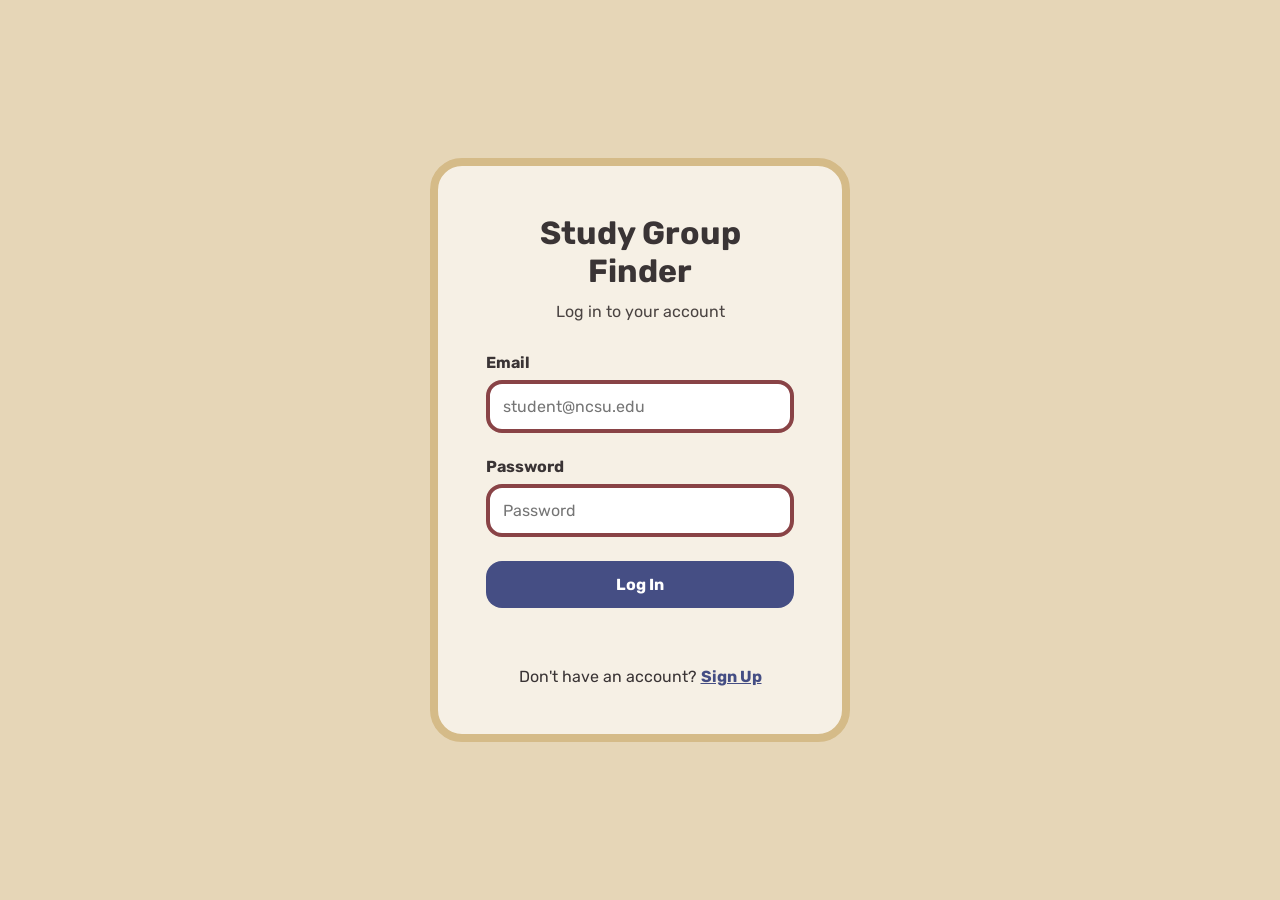
<file: src/main/resources/static/search.html>
<!DOCTYPE html>
<html lang="en">
<head>
    <meta charset="UTF-8">
    <meta name="viewport" content="width=device-width, initial-scale=1.0">

    <link rel="preconnect" href="https://fonts.googleapis.com">
    <link rel="preconnect" href="https://fonts.gstatic.com" crossorigin>
    <link href="https://fonts.googleapis.com/css2?family=Rubik:ital,wght@0,300..900;1,300..900&display=swap"
          rel="stylesheet">

    <title>Study Group Matching - Find Groups</title>
    <link rel="stylesheet" href="css/style.css">
</head>

<body>

<div class="menuToggle">
    <input type="checkbox" id="toggle"/>

    <div class="menuCircle">
        <span class="bar"></span>
        <span class="bar"></span>
        <span class="bar bLast"></span>
    </div>

    <div class="menu">
        <p class="webName">
            <strong>Study Group Finder</strong>
        </p>

        <img class="menuPFP"
             src="imgs/profilePlaceholder.png"
             alt="Profile"/>

        <li onclick="window.location.href='profile.html'">
            <span>Profile</span>
        </li>

        <li onclick="window.location.href='index.html'">
            <span>Dashboard</span>
        </li>

        <li onclick="window.location.href='search.html'">
            <span>Find Groups</span>
        </li>

        <li onclick="window.location.href='create-group.html'">
            <span>Create Group</span>
        </li>

        <li onclick="window.location.href='settings.html'">
            <span>Settings</span>
        </li>

        <li onclick="logout()">
            <span>Logout</span>
        </li>
    </div>
</div>


<div class="profileMain">

    <div class="profCard centerer">
        <h1 class="profileName">
            Find Groups
        </h1>
    </div>

    <form class="profCard" id="searchForm">

        <h3 class="cardHead">
            Enter a class code (e.g. CSC326):
        </h3>

        <input
                type="text"
                id="classCode"
                class="searchInput"
                placeholder="CSC326"
                required
        />

        <h3 class="cardHead">
            Enter a section (optional):
        </h3>

        <input
                type="text"
                id="section"
                class="searchInput"
                placeholder="001"
        />

        <div class="centerer">

            <button
                    type="submit"
                    class="groupButton"
                    style="margin-top: 0;">
                Search
            </button>

        </div>

    </form>

</div>


<script>

    const CURRENT_USER_ID =
        Number(sessionStorage.getItem("currentUserId"));

    if (!CURRENT_USER_ID) {
        window.location.href = "login.html";
    }

    function logout() {
        sessionStorage.clear();
        window.location.href = "login.html";
    }

    const searchForm =
        document.getElementById("searchForm");


    searchForm.addEventListener("submit", function(event) {

        event.preventDefault();

        const classCode =
            document.getElementById("classCode")
                .value
                .trim()
                .replace(/\s+/g, "")
                .toUpperCase();

        const section =
            document.getElementById("section")
                .value
                .trim();


        if (!classCode) {
            return;
        }


        let url =
            "results.html?classCode=" +
            encodeURIComponent(classCode);


        if (section) {

            url +=
                "&section=" +
                encodeURIComponent(section);

        }


        window.location.href = url;

    });

</script>

</body>
</html>
</file>
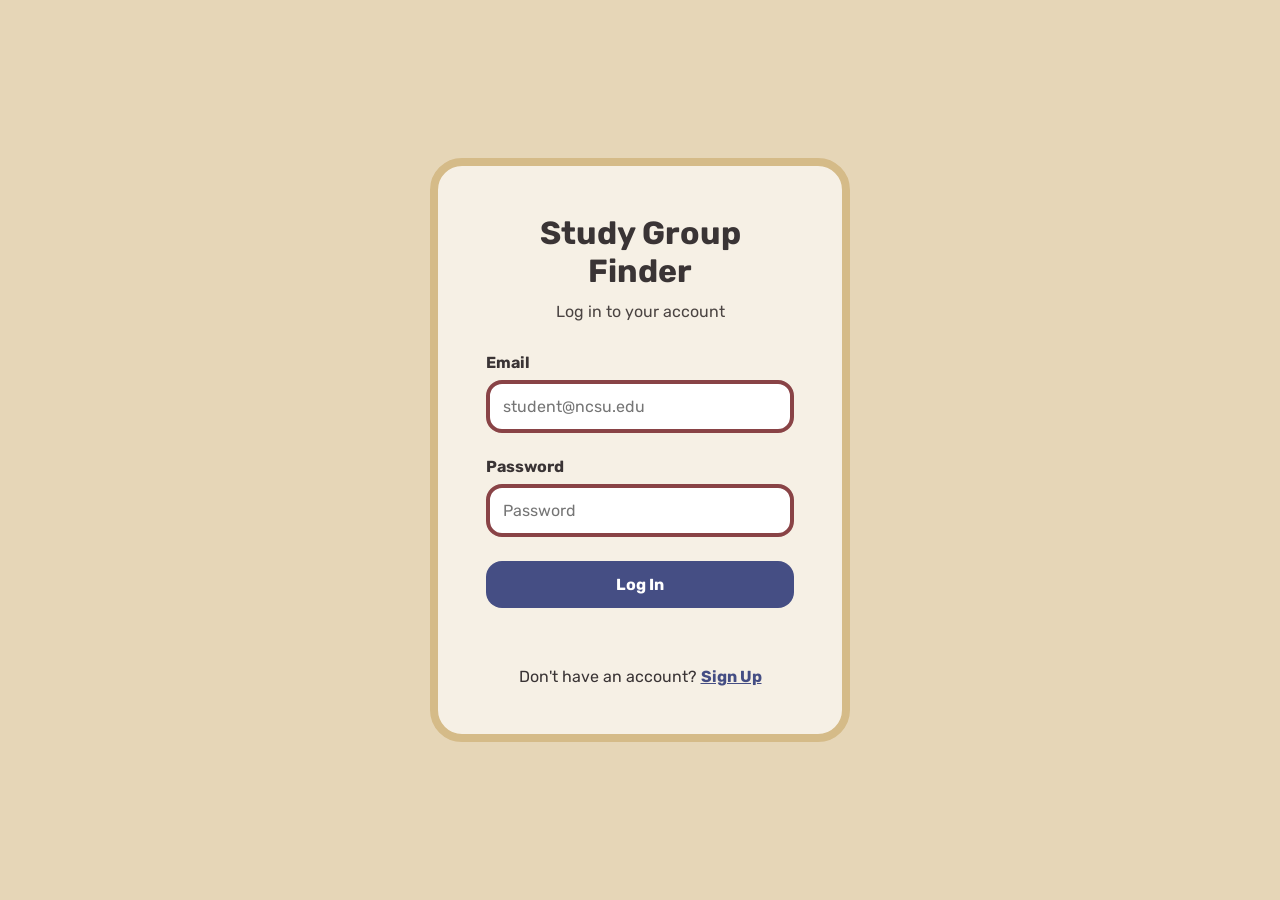
<file: src/main/resources/static/settings.html>
<!DOCTYPE html>
<html lang="en">
<head>
    <meta charset="UTF-8">
    <meta name="viewport" content="width=device-width, initial-scale=1.0">

    <link rel="preconnect" href="https://fonts.googleapis.com">
    <link rel="preconnect" href="https://fonts.gstatic.com" crossorigin>
    <link href="https://fonts.googleapis.com/css2?family=Rubik:ital,wght@0,300..900;1,300..900&display=swap"
          rel="stylesheet">

    <title>Study Group Matching - Settings</title>
    <link rel="stylesheet" href="css/style.css">
</head>

<body>

<div class="menuToggle">
    <input type="checkbox" id="toggle"/>

    <div class="menuCircle">
        <span class="bar"></span>
        <span class="bar"></span>
        <span class="bar bLast"></span>
    </div>

    <div class="menu">
        <p class="webName">
            <strong>Study Group Finder</strong>
        </p>

        <img class="menuPFP"
             src="imgs/profilePlaceholder.png"
             alt="Profile"/>

        <li onclick="window.location.href='profile.html'">
            <span>Profile</span>
        </li>

        <li onclick="window.location.href='index.html'">
            <span>Dashboard</span>
        </li>

        <li onclick="window.location.href='search.html'">
            <span>Find Groups</span>
        </li>

        <li onclick="window.location.href='create-group.html'">
            <span>Create Group</span>
        </li>

        <li onclick="window.location.href='settings.html'">
            <span>Settings</span>
        </li>

        <li onclick="logout()">
            <span>Logout</span>
        </li>
    </div>
</div>


<div class="profileMain">

    <div class="profCard centerer">
        <h1 class="profileName">
            Settings
        </h1>
    </div>

    <form class="profCard" id="preferencesForm">

        <h2 class="cardHead">
            Preferences
        </h2>

        <h3 class="cardHead">
            Enter your availability:
        </h3>

        <input
                type="text"
                class="searchInput"
                id="availability"
                placeholder="Example: Monday and Wednesday 6-8 PM"
        />


        <h3 class="cardHead">
            Pick your preferred study method:
        </h3>

        <div class="radioGroup">

            <label class="radio">
                <input
                        class="radio__input"
                        type="radio"
                        name="studyMethod"
                        id="practiceProblems"
                        value="Practice Problems"
                />
                <span class="radio__label">
                    Practice Problems
                </span>
            </label>

            <label class="radio">
                <input
                        class="radio__input"
                        type="radio"
                        name="studyMethod"
                        id="discussion"
                        value="Discussion"
                />
                <span class="radio__label">
                    Discussion
                </span>
            </label>

            <label class="radio">
                <input
                        class="radio__input"
                        type="radio"
                        name="studyMethod"
                        id="flashcards"
                        value="Flashcards"
                />
                <span class="radio__label">
                    Flashcards
                </span>
            </label>

        </div>


        <h3 class="cardHead">
            Enter your preferred number of group members:
        </h3>

        <input
                type="number"
                class="searchInput"
                id="numMembers"
                min="1"
                placeholder="4"
        />


        <h3 class="cardHead">
            Pick your preferred study mode:
        </h3>

        <div class="radioGroup">

            <label class="radio">
                <input
                        class="radio__input"
                        type="radio"
                        name="studyMode"
                        id="inPerson"
                        value="In Person"
                />
                <span class="radio__label">
                    In Person
                </span>
            </label>

            <label class="radio">
                <input
                        class="radio__input"
                        type="radio"
                        name="studyMode"
                        id="online"
                        value="Online"
                />
                <span class="radio__label">
                    Online
                </span>
            </label>

            <label class="radio">
                <input
                        class="radio__input"
                        type="radio"
                        name="studyMode"
                        id="either"
                        value="Both"
                />
                <span class="radio__label">
                    Either
                </span>
            </label>

        </div>


        <h3 class="cardHead">
            Enter any additional preference notes:
        </h3>

        <input
                type="text"
                class="searchInput"
                id="notes"
                placeholder="Optional notes"
        />


        <div class="centerer">

            <button
                    type="submit"
                    class="groupButton"
                    style="margin-top: 0;">
                Save Preferences
            </button>

        </div>

        <p id="saveMessage"
           style="text-align: center; font-weight: bold;">
        </p>

    </form>

</div>


<script>

    /*
     * Get the currently logged-in user.
     */
    const CURRENT_USER_ID =
        Number(sessionStorage.getItem("currentUserId"));


    /*
     * Protect the page from users who are not logged in.
     */
    if (!CURRENT_USER_ID) {
        window.location.href = "login.html";
    }


    /*
     * Load the user's saved preferences when the page opens.
     */
    async function loadPreferences() {

        try {

            const response =
                await fetch(
                    `/api/users/${CURRENT_USER_ID}/preferences`
                );


            /*
             * A 404 simply means the user has not created
             * preferences yet.
             */
            if (response.status === 404) {
                return;
            }


            if (!response.ok) {
                throw new Error(
                    "Preferences could not be loaded."
                );
            }


            const preferences =
                await response.json();


            /*
             * Availability
             */
            document.getElementById("availability").value =
                preferences.availability || "";


            /*
             * Preferred group size
             */
            document.getElementById("numMembers").value =
                preferences.preferredGroupSize || "";


            /*
             * Additional notes
             */
            document.getElementById("notes").value =
                preferences.additionalNotes || "";


            /*
             * Study style
             */
            if (preferences.studyStyle) {

                const studyMethod =
                    document.querySelector(
                        `input[name="studyMethod"][value="${preferences.studyStyle}"]`
                    );

                if (studyMethod) {
                    studyMethod.checked = true;
                }

            }


            /*
             * Study mode
             */
            if (preferences.studyMode) {

                const studyMode =
                    document.querySelector(
                        `input[name="studyMode"][value="${preferences.studyMode}"]`
                    );

                if (studyMode) {
                    studyMode.checked = true;
                }

            }

        } catch (error) {

            console.error(
                "Error loading preferences:",
                error
            );

        }

    }


    /*
     * Save preferences.
     */
    document
        .getElementById("preferencesForm")
        .addEventListener(
            "submit",
            async function(event) {

                event.preventDefault();


                const saveMessage =
                    document.getElementById("saveMessage");


                const availability =
                    document
                        .getElementById("availability")
                        .value
                        .trim();


                const preferredGroupSize =
                    Number(
                        document
                            .getElementById("numMembers")
                            .value
                    );


                const additionalNotes =
                    document
                        .getElementById("notes")
                        .value
                        .trim();


                const studyMethod =
                    document.querySelector(
                        'input[name="studyMethod"]:checked'
                    );


                const studyMode =
                    document.querySelector(
                        'input[name="studyMode"]:checked'
                    );


                /*
                 * Basic frontend validation.
                 */
                if (!studyMethod) {

                    saveMessage.textContent =
                        "Please select a study method.";

                    return;

                }


                if (!studyMode) {

                    saveMessage.textContent =
                        "Please select a study mode.";

                    return;

                }


                if (!preferredGroupSize ||
                    preferredGroupSize < 1) {

                    saveMessage.textContent =
                        "Please enter a valid group size.";

                    return;

                }


                /*
                 * This exactly matches StudyPreferenceDto.
                 */
                const preferenceData = {

                    userId: CURRENT_USER_ID,

                    availability:
                    availability,

                    studyStyle:
                    studyMethod.value,

                    preferredGroupSize:
                    preferredGroupSize,

                    studyMode:
                    studyMode.value,

                    additionalNotes:
                    additionalNotes

                };


                try {

                    saveMessage.textContent =
                        "Saving...";


                    const response =
                        await fetch(
                            `/api/users/${CURRENT_USER_ID}/preferences`,
                            {
                                method: "PUT",

                                headers: {
                                    "Content-Type":
                                        "application/json"
                                },

                                body:
                                    JSON.stringify(
                                        preferenceData
                                    )
                            }
                        );


                    if (!response.ok) {

                        throw new Error(
                            "Preferences could not be saved."
                        );

                    }


                    const savedPreferences =
                        await response.json();


                    console.log(
                        "Saved preferences:",
                        savedPreferences
                    );


                    saveMessage.textContent =
                        "Preferences saved successfully!";


                } catch (error) {

                    console.error(
                        "Error saving preferences:",
                        error
                    );


                    saveMessage.textContent =
                        "Unable to save preferences.";

                }

            }
        );


    /*
     * Log the current user out.
     */
    function logout() {

        sessionStorage.clear();

        window.location.href =
            "login.html";

    }


    /*
     * Load existing preferences after the page loads.
     */
    loadPreferences();

</script>

</body>
</html>
</file>
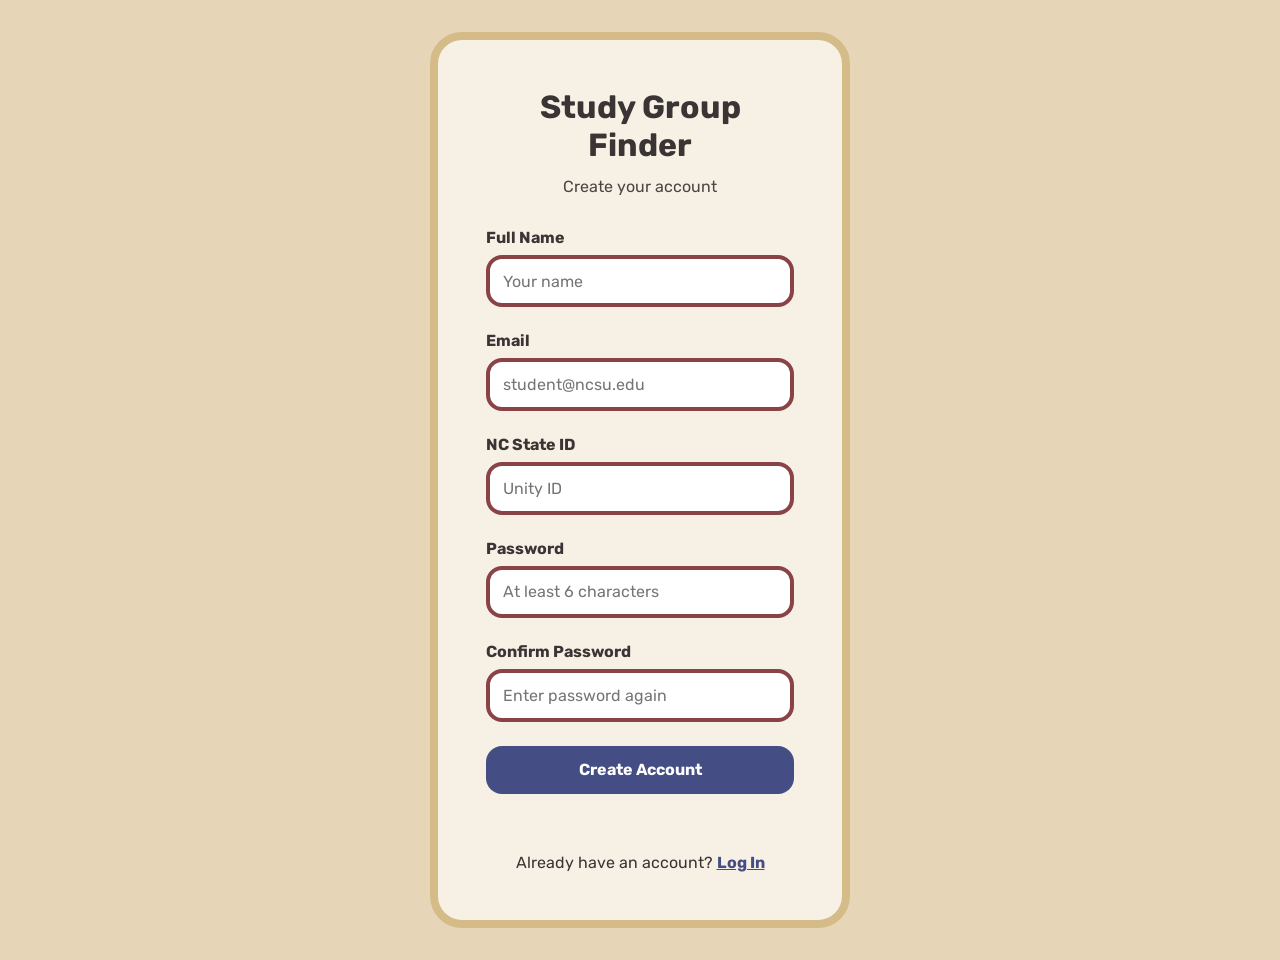
<file: src/main/resources/static/signup.html>
<!DOCTYPE html>
<html lang="en">
<head>
    <meta charset="UTF-8">
    <meta name="viewport" content="width=device-width, initial-scale=1.0">

    <link rel="preconnect" href="https://fonts.googleapis.com">
    <link rel="preconnect" href="https://fonts.gstatic.com" crossorigin>
    <link
            href="https://fonts.googleapis.com/css2?family=Rubik:wght@300;400;500;600;700&display=swap"
            rel="stylesheet">

    <title>Study Group Finder - Sign Up</title>
    <link rel="stylesheet" href="css/style.css">

    <style>
        .authPage {
            min-height: 100vh;
            display: flex;
            justify-content: center;
            align-items: center;
            padding: 2em;
            box-sizing: border-box;
        }

        .authCard {
            width: min(420px, 90vw);
            background-color: var(--bg-light);
            border: 8px solid var(--bg-dark);
            border-radius: 2em;
            padding: 3em;
            box-sizing: border-box;
        }

        .authTitle {
            text-align: center;
            margin-bottom: 0.4em;
        }

        .authSubtitle {
            text-align: center;
            color: var(--muted-text);
            margin-bottom: 2em;
        }

        .authLabel {
            display: block;
            margin-bottom: 0.5em;
            font-weight: bold;
        }

        .authInput {
            width: 100%;
            box-sizing: border-box;
            border: 4px solid var(--primary);
            border-radius: 1em;
            padding: 0.8em;
            margin-bottom: 1.5em;
            background-color: white;
            font-size: 1em;
        }

        .authButton {
            width: 100%;
            border: none;
            border-radius: 1em;
            padding: 0.9em;
            background-color: var(--accent);
            color: var(--accent-text);
            font-size: 1em;
            font-weight: bold;
            cursor: pointer;
        }

        .authButton:hover {
            background-color: var(--accent-dark);
        }

        .authButton:disabled {
            opacity: 0.6;
            cursor: not-allowed;
        }

        .authMessage {
            text-align: center;
            margin-top: 1em;
            min-height: 1.2em;
            font-weight: bold;
        }

        .authSwitch {
            text-align: center;
            margin-top: 1.5em;
        }

        .authSwitch a {
            color: var(--accent);
            font-weight: bold;
        }
    </style>
</head>

<body>

<div class="authPage">
    <div class="authCard">

        <h1 class="authTitle">Study Group Finder</h1>
        <p class="authSubtitle">Create your account</p>

        <form id="signupForm">

            <label class="authLabel" for="name">
                Full Name
            </label>

            <input
                    class="authInput"
                    type="text"
                    id="name"
                    placeholder="Your name"
                    required>

            <label class="authLabel" for="email">
                Email
            </label>

            <input
                    class="authInput"
                    type="email"
                    id="email"
                    placeholder="student@ncsu.edu"
                    required>

            <label class="authLabel" for="ncsuId">
                NC State ID
            </label>

            <input
                    class="authInput"
                    type="text"
                    id="ncsuId"
                    placeholder="Unity ID">

            <label class="authLabel" for="password">
                Password
            </label>

            <input
                    class="authInput"
                    type="password"
                    id="password"
                    placeholder="At least 6 characters"
                    minlength="6"
                    required>

            <label class="authLabel" for="confirmPassword">
                Confirm Password
            </label>

            <input
                    class="authInput"
                    type="password"
                    id="confirmPassword"
                    placeholder="Enter password again"
                    minlength="6"
                    required>

            <button
                    class="authButton"
                    id="signupButton"
                    type="submit">
                Create Account
            </button>

        </form>

        <p class="authMessage" id="authMessage"></p>

        <p class="authSwitch">
            Already have an account?
            <a href="login.html">Log In</a>
        </p>

    </div>
</div>

<script>
    const signupForm =
        document.getElementById("signupForm");

    const signupButton =
        document.getElementById("signupButton");

    const authMessage =
        document.getElementById("authMessage");

    signupForm.addEventListener("submit", async event => {
        event.preventDefault();

        const name =
            document.getElementById("name").value.trim();

        const email =
            document.getElementById("email").value.trim();

        const ncsuId =
            document.getElementById("ncsuId").value.trim();

        const password =
            document.getElementById("password").value;

        const confirmPassword =
            document.getElementById("confirmPassword").value;

        if (password !== confirmPassword) {
            authMessage.textContent =
                "Passwords do not match.";
            return;
        }

        signupButton.disabled = true;
        signupButton.textContent = "Creating Account...";
        authMessage.textContent = "";

        try {
            const response = await fetch("/api/auth/signup", {
                method: "POST",
                headers: {
                    "Content-Type": "application/json"
                },
                body: JSON.stringify({
                    name: name,
                    email: email,
                    ncsuId: ncsuId || null,
                    password: password
                })
            });

            if (!response.ok) {
                let message =
                    "Unable to create account.";

                try {
                    const body = await response.text();

                    if (body) {
                        message = body;
                    }
                } catch (ignored) {
                }

                throw new Error(message);
            }

            const user = await response.json();

            sessionStorage.setItem(
                "currentUserId",
                user.userId
            );

            sessionStorage.setItem(
                "currentUserName",
                user.name
            );

            sessionStorage.setItem(
                "currentUserEmail",
                user.email
            );

            window.location.href = "index.html";

        } catch (error) {
            authMessage.textContent = error.message;

            signupButton.disabled = false;
            signupButton.textContent = "Create Account";
        }
    });
</script>

</body>
</html>
</file>
<file: src/main/resources/static/css/style.css>
:root {
	--background: #E6D6B7;
    --bg-light: #F6F0E5;
    --bg-dark: #D5BB88;
	--text: #3A3435;
	--muted-text: #4B4442;
	--primary: #894346;
    --primary-light: #B05E61;
    --primary-dark: #633032;
	--primary-text: #FFFFFF;
	--secondary: #68813E;
    --secondary-light: #8AAA52;
    --secondary-dark: #4B5E2D;
	--secondary-text: #000000;
	--accent: #454E84;
    --accent-light: #5E6AAB;
    --accent-dark: #32385F;
	--accent-text: #FFFFFF;

	--trans-dur: 0.25s;
	--ease-in-out: cubic-bezier(0.65,0,0.35,1.65);
}

* {
    margin: 0px;
    padding: 0px;
    color: var(--text);
    font-family: "Rubik", sans-serif;
}

body {
    margin: 0;
    background-color: var(--background);
}

.centerer {
    display: flex;
    justify-content: center;
    align-items: center;
}

ul {
    padding: 0;
    list-style-type: none;
}

li {
    font-size: 25px;
    width: 8em;
    height: 2em;
    color: var(--primary-text);
    border-left: 0.08em solid var(--primary);
    position: relative;
    margin-top: 5vh;
    cursor: pointer;
    list-style: none;
    margin-left: calc(0.15em * 5 + 0.08em * 3);
}

li::before,
li::after
 {
    content: '';
    position: absolute;
    width: inherit;
    border-left: inherit;
    z-index: -1;
}

li::before {
    height: 80%;
    top: 10%;
    left: calc(-0.15em - 0.08em * 2);
    filter: brightness(0.8);
}

li::after {
    height: 60%;
    top: 20%;
    left: calc(-0.15em * 2 - 0.08em * 3);
    filter: brightness(0.6);
}

li span {
    position: relative;
    height: 120%;
    top: -10%;
    box-sizing: border-box;
    border: 0.08em solid var(--primary);
    background-color: var(--primary);
    color: var(--primary-text);
    display: flex;
    align-items: center;
    justify-content: center;
    text-transform: capitalize;
    transform: translateX(calc(-0.15em * 3 - 0.08em * 2));
    transition: 0.3s;
}

li:hover span {
    transform: translateX(0.15em);
}

.menu {
    position: fixed;
    margin-top: -3vh;
    height: 100%;
    display: flex;
    flex-direction: column;
    align-items: center;
    width: 15em;
    background-color: var(--bg-light);
    border-right: 8px solid var(--bg-dark);
    padding-top: 1%;
}

.menuToggle input {
    display: none;
}

.bar {
    display: none;
}

.menuCircle {
    display: none;
}

.nameHead {
    display: flex;
    align-items: center;
}

.cardHead {
    margin-bottom: 1em;;
}

.profCard {
    min-height: 5vh;
    margin: 3vh 5vw 3vh 5vw;
    background-color: var(--bg-light);
    border: 8px solid var(--bg-dark);
    border-radius: 2em;
    padding: 3vh 3vw;
}

.profCard.important {
    border: 8px solid var(--primary);
}

.dashCard {
    min-height: 5vh;
    min-width: 15em;
    background-color: var(--bg-light);
    border: 8px solid var(--bg-dark);
    border-radius: 2em;
    padding: 3vh 3vw;
}

.profileMain {
    margin-left: calc(15em + 8px);
}

.webName {
    margin-top: 2%;
}

.menuPFP {
    height: 6em;
    aspect-ratio: 1;
    background-color: var(--background);
    border-radius: 3em;
    border: 4px solid var(--bg-dark);
    margin-top: 3%;
}

.profilePFP {
    height: 4em;
    aspect-ratio: 1;
    background-color: var(--background);
    border-radius: 2em;
    margin-right: 1.5em;
    border: 4px solid var(--bg-dark);
}

.groupHolder {
    display: grid;
    grid-template-columns: repeat(auto-fill, minmax(20em, 1fr));
    margin: 3vh 5vw 3vh 5vw;
    gap: 1em;
}

.prefHolder {
    display: grid;
    grid-template-columns: repeat(auto-fill, minmax(10em, 1fr));
    gap: 1em;
}

.courseGrid {
    display: grid;
    grid-template-columns: repeat(auto-fill, minmax(7em, 1fr));
    margin-top: 1.5em;
    gap: 1em;
}

.course {
    padding: 0.5em;
    width: 6em;
    height: 2em;
    display: flex;
    align-items: center;
    justify-content: center;
    border-radius: 1em;
    flex-shrink: 0;
}

/* Eventually make one of these for each course category
   For now can just have this for all courses */
.csc {
    background-color: #5E6AAB;
    color: var(--accent-text);
}

.invisible {
    display: none;
    visibility: hidden;
}

.node {
    min-height: 2em;
    padding: 1em 2em;
    display: inline-flex;
    align-items: center;
    justify-content: center;
    border-radius: 1em;
    background-color: var(--primary);
    color: var(--primary-text);
    text-align: center;
}

.nodeB {
    min-height: 2em;
    padding: 0.5em 1.5em;
    display: inline-flex;
    align-items: center;
    justify-content: center;
    border-radius: 1em;
    background-color: var(--secondary);
    color: var(--accent-text);
    text-align: center;
}

.groupHead {
    display: flex;
    justify-content: space-between;
    gap: 1em;
}

.gTitle {
    flex-shrink: 1;
    flex-grow: 1;
}

.groupButton {
    border: 0px solid transparent;
    height: 3em;
    width: 80%;
    margin-top: 2em;
    display: flex;
    justify-content: center;
    align-items: center;
    background-color: var(--accent);
    color: var(--accent-text);
    border-radius: 1em;
    font-size: 14pt;
    font-weight: bold;
}

.groupButton:hover {
    background-color: var(--accent-dark);
}

.searchInput {
    margin-bottom: 2em;
    border: 4px solid var(--primary);
    border-radius: 1em;
    height: 1.5em;
    width: min(225px, 50vw);
    padding: 0.5em;
}

.radioGroup {
    margin-bottom: 2em;
}

label {
	display: flex;
	cursor: pointer;
	font-weight: 500;
	position: relative;
	overflow: hidden;
	margin-bottom: 0.375em;
	input {
		position: absolute;
		left: -9999px;
		&:checked + span {
			background-color: mix(var(--accent-text), var(--accent), 84%);
			&:before {
				box-shadow: inset 0 0 0 0.4375em var(--accent);
			}
		}
	}
	span {
		display: flex;
		align-items: center;
		padding: 0.375em 0.75em 0.375em 0.375em;
		border-radius: 99em;
		transition: 0.25s ease;
		&:hover {
			background-color: mix(var(--accent-text), var(--accent), 84%);
		}
		&:before {
			display: flex;
			flex-shrink: 0;
			content: "";
			background-color: var(--accent-text);
			width: 1.5em;
			height: 1.5em;
			border-radius: 50%;
			margin-right: 0.375em;
			transition: 0.25s ease;
			box-shadow: inset 0 0 0 0.125em var(--accent);
		}
	}
}

@media only screen and (max-width: 768px) {
    .menuCircle {
        background-color: var(--bg-light);
        border-radius: 50%;
        border: 4px solid var(--bg-dark);
        display: flex;
        justify-content: center;
        align-items: center;
        flex-direction: column;
        position: fixed;
        left: 10px;
        top: 10px;
        padding: 0.5em;
        aspect-ratio: 1;
        z-index: 1;
    }

    .menuToggle {
    display: flex;
    flex-direction: column;
    position: fixed;
    top: 25px;
    z-index: 1;
    -webkit-user-select: none;
    user-select: none;
    }

    .menuToggle input
    {
    display: flex;
    width: 69px;
    height: 69px;
    margin-left: 10px;
    margin-top: -15px;
    cursor: pointer;
    opacity: 0;
    z-index: 2;
    }

    .bar
    {
    display: flex;
    width: 29px;
    height: 2px;
    margin-bottom: 5px;
    position: relative;
    background: var(--accent);
    border-radius: 3px;
    z-index: 1;
    transform-origin: 5px 0px;
    transition: transform 0.5s cubic-bezier(0.77,0.2,0.05,1.0),
                background 0.5s cubic-bezier(0.77,0.2,0.05,1.0),
                opacity 0.55s ease;
    }

    .bar.bLast {
        margin-bottom: 0px;
    }

    .bar:first-child
    {
    transform-origin: 0% 0%;
    }

    .bar:nth-last-child(2)
    {
    transform-origin: 0% 100%;
    }

    .menuToggle input:checked ~ .menuCircle .bar
    {
    opacity: 1;
    transform: rotate(45deg) translate(-7px, -12px);
    }
    .menuToggle input:checked ~ .menuCircle .bar:nth-last-child(3)
    {
    opacity: 0;
    transform: rotate(0deg) scale(0.2, 0.2);
    }

    .menuToggle input:checked ~ .menuCircle .bar:nth-last-child(2)
    {
    transform: rotate(-45deg) translate(-4px, 11px);
    }

    .menu
    {
    -webkit-font-smoothing: antialiased;
    transform-origin: 0% 0%;
    transform: translate(-100%, 0);
    transition: transform 0.5s cubic-bezier(0.77,0.2,0.05,1.0);
    padding-top: 4em;
    }

    .menu li
    {
    transition-delay: 2s;
    }

    .menuToggle input:checked ~ .menu
    {
    transform: none;
    }

    .profileMain {
        margin-left: 0px;
    }
}

.profileSelect {
    height: 42px;
    padding: 8px 12px;
    font-family: "Rubik", sans-serif;
    font-size: 14px;
    background-color: white;
    cursor: pointer;
    box-sizing: border-box;
}

/* =========================
   GROUP CHAT
   ========================= */

.chatMessages {
    max-height: 400px;
    overflow-y: auto;
    padding: 20px;
    margin-top: 15px;
    margin-bottom: 20px;
    background-color: white;
    border-radius: 15px;
}

.chatMessage {
    width: fit-content;
    max-width: 70%;
    margin-bottom: 15px;
    padding: 12px 16px;
    background-color: #9c4749;
    color: white;
    border-radius: 15px;
}

.chatMessageOwn {
    margin-left: auto;
    background-color: #4d5b97;
}

.chatSender {
    display: block;
    margin-bottom: 5px;
    font-size: 14px;
}

.chatContent {
    margin: 0;
    word-wrap: break-word;
}

.chatTime {
    display: block;
    margin-top: 6px;
    font-size: 11px;
    opacity: 0.8;
}

.chatInputHolder {
    display: flex;
    gap: 10px;
    width: 100%;
}

.chatInput {
    flex: 1;
    padding: 12px 15px;
    border: 3px solid #9c4749;
    border-radius: 12px;
    font-family: "Rubik", sans-serif;
    font-size: 15px;
    box-sizing: border-box;
}

.chatInput:focus {
    outline: none;
}

.chatSendButton {
    padding: 12px 30px;
    border: none;
    border-radius: 12px;
    background-color: #4d5b97;
    color: white;
    font-family: "Rubik", sans-serif;
    font-size: 16px;
    font-weight: bold;
    cursor: pointer;
}

.chatSendButton:hover {
    opacity: 0.9;
}

.chatSendButton:disabled {
    opacity: 0.6;
    cursor: not-allowed;
}

.chatStatus {
    text-align: center;
    margin: 10px;
}

.chatError {
    color: #9c4749;
    font-weight: bold;
    margin-top: 10px;
}
</file>
<file: study-group-matching/src/main/resources/static/css/style.css>
body {
    font-family: Arial, sans-serif;
    margin: 0;
    padding: 40px;
}

main {
    max-width: 800px;
    margin: auto;
}

button {
    padding: 10px 16px;
    cursor: pointer;
}
</file>
